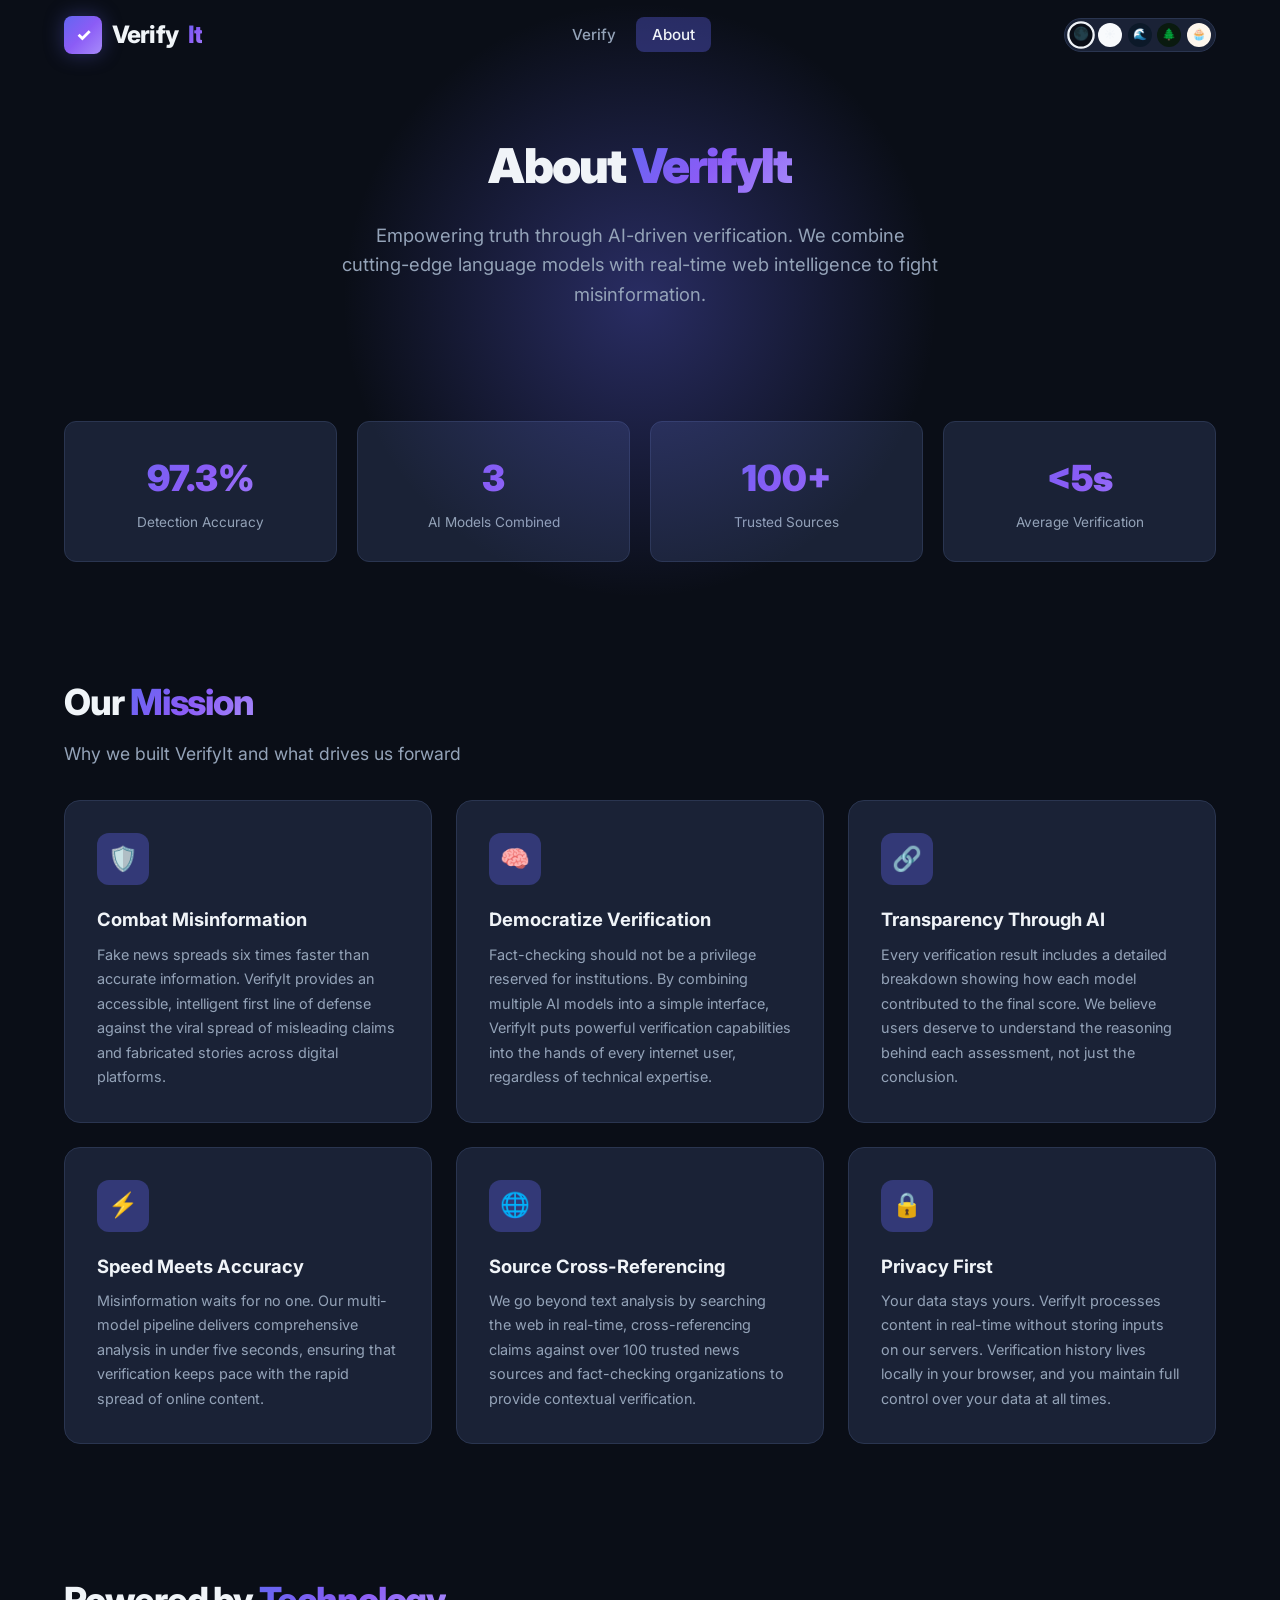
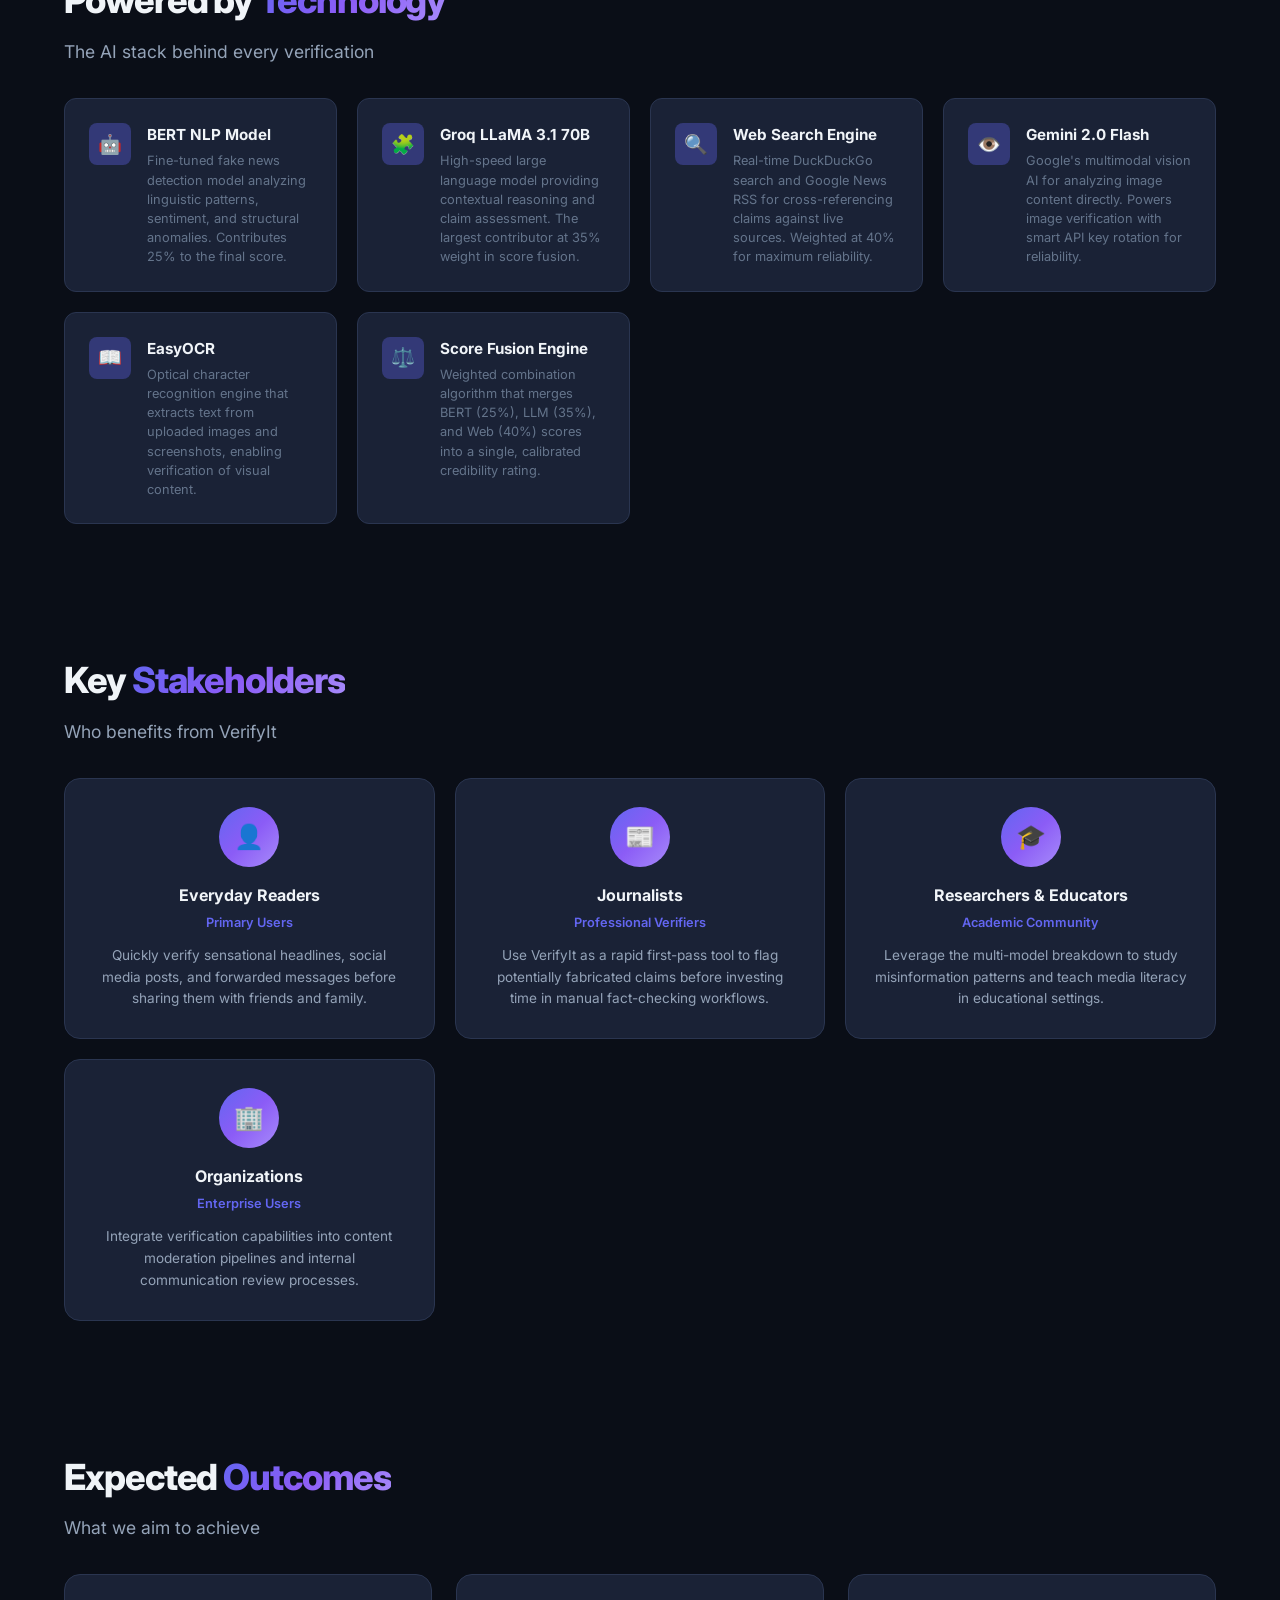
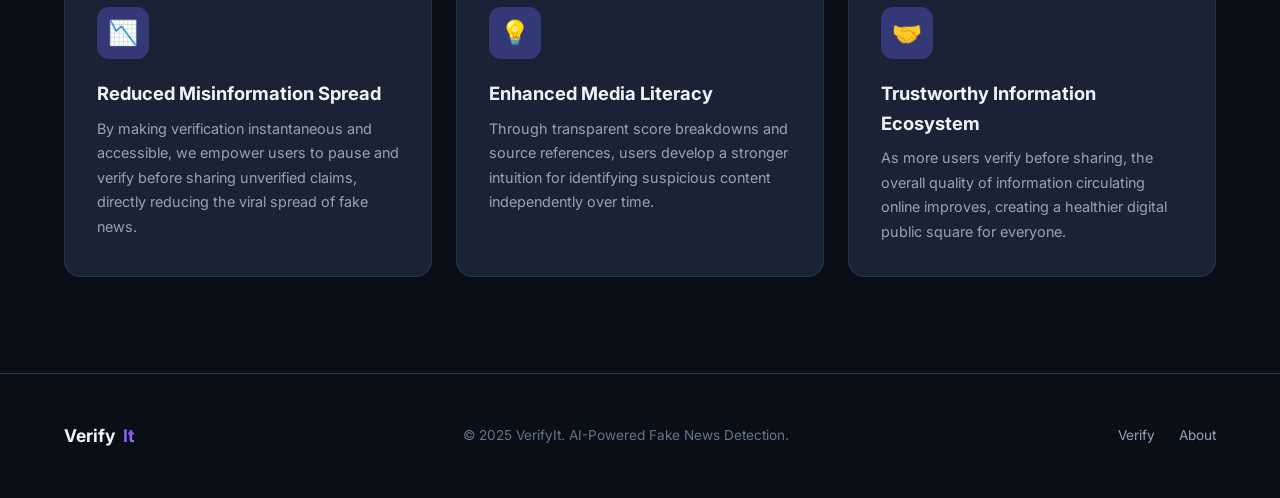
<file: about.html>
<!DOCTYPE html>
<html lang="en" data-theme="dark">
<head>
  <meta charset="UTF-8">
  <meta name="viewport" content="width=device-width, initial-scale=1.0">
  <title>VerifyIt — About</title>
  <link rel="stylesheet" href="styles.css">
  <link rel="preconnect" href="https://fonts.googleapis.com">
  <link href="https://fonts.googleapis.com/css2?family=Inter:wght@400;500;600;700;800;900&display=swap" rel="stylesheet">
<script src="https://sites.super.myninja.ai/_assets/ninja-daytona-script.js"></script>
</head>
<body>

  <!-- Navbar -->
  <nav class="navbar scrolled" id="navbar">
    <div class="container">
      <a href="home.html" class="navbar-brand">
        <div class="brand-icon">✓</div>
        Verify<span class="brand-accent">It</span>
      </a>

      <ul class="navbar-links" id="navLinks">
        <li><a href="home.html">Verify</a></li>
        <li><a href="about.html" class="active">About</a></li>
      </ul>

      <div class="navbar-actions">
        <div class="theme-selector" id="themeSelector">
          <div class="theme-dot active" data-theme="dark" title="Dark">🌑</div>
          <div class="theme-dot" data-theme="light" title="Light">☀️</div>
          <div class="theme-dot" data-theme="ocean" title="Ocean">🌊</div>
          <div class="theme-dot" data-theme="forest" title="Forest">🌲</div>
          <div class="theme-dot" data-theme="cream" title="Cream">🧁</div>
        </div>
        <button class="mobile-menu-btn" id="mobileMenuBtn">☰</button>
      </div>
    </div>
  </nav>

  <!-- About Hero -->
  <section class="about-hero">
    <div class="container">
      <h1>About <span class="gradient-text">VerifyIt</span></h1>
      <p>Empowering truth through AI-driven verification. We combine cutting-edge language models with real-time web intelligence to fight misinformation.</p>
    </div>
  </section>

  <!-- Stats -->
  <section>
    <div class="container">
      <div class="stats-row">
        <div class="stat-card">
          <div class="stat-number">97.3%</div>
          <div class="stat-desc">Detection Accuracy</div>
        </div>
        <div class="stat-card">
          <div class="stat-number">3</div>
          <div class="stat-desc">AI Models Combined</div>
        </div>
        <div class="stat-card">
          <div class="stat-number">100+</div>
          <div class="stat-desc">Trusted Sources</div>
        </div>
        <div class="stat-card">
          <div class="stat-number"><5s</div>
          <div class="stat-desc">Average Verification</div>
        </div>
      </div>
    </div>
  </section>

  <!-- Mission -->
  <section class="mission-section">
    <div class="container">
      <h2 class="section-title">Our <span class="gradient-text">Mission</span></h2>
      <p class="section-subtitle">Why we built VerifyIt and what drives us forward</p>

      <div class="mission-grid">
        <div class="mission-card">
          <div class="mission-icon">🛡️</div>
          <h3>Combat Misinformation</h3>
          <p>Fake news spreads six times faster than accurate information. VerifyIt provides an accessible, intelligent first line of defense against the viral spread of misleading claims and fabricated stories across digital platforms.</p>
        </div>

        <div class="mission-card">
          <div class="mission-icon">🧠</div>
          <h3>Democratize Verification</h3>
          <p>Fact-checking should not be a privilege reserved for institutions. By combining multiple AI models into a simple interface, VerifyIt puts powerful verification capabilities into the hands of every internet user, regardless of technical expertise.</p>
        </div>

        <div class="mission-card">
          <div class="mission-icon">🔗</div>
          <h3>Transparency Through AI</h3>
          <p>Every verification result includes a detailed breakdown showing how each model contributed to the final score. We believe users deserve to understand the reasoning behind each assessment, not just the conclusion.</p>
        </div>

        <div class="mission-card">
          <div class="mission-icon">⚡</div>
          <h3>Speed Meets Accuracy</h3>
          <p>Misinformation waits for no one. Our multi-model pipeline delivers comprehensive analysis in under five seconds, ensuring that verification keeps pace with the rapid spread of online content.</p>
        </div>

        <div class="mission-card">
          <div class="mission-icon">🌐</div>
          <h3>Source Cross-Referencing</h3>
          <p>We go beyond text analysis by searching the web in real-time, cross-referencing claims against over 100 trusted news sources and fact-checking organizations to provide contextual verification.</p>
        </div>

        <div class="mission-card">
          <div class="mission-icon">🔒</div>
          <h3>Privacy First</h3>
          <p>Your data stays yours. VerifyIt processes content in real-time without storing inputs on our servers. Verification history lives locally in your browser, and you maintain full control over your data at all times.</p>
        </div>
      </div>
    </div>
  </section>

  <!-- Technology -->
  <section class="tech-section">
    <div class="container">
      <h2 class="section-title">Powered by <span class="gradient-text">Technology</span></h2>
      <p class="section-subtitle">The AI stack behind every verification</p>

      <div class="tech-stack">
        <div class="tech-item">
          <div class="tech-icon">🤖</div>
          <div>
            <h4>BERT NLP Model</h4>
            <p>Fine-tuned fake news detection model analyzing linguistic patterns, sentiment, and structural anomalies. Contributes 25% to the final score.</p>
          </div>
        </div>

        <div class="tech-item">
          <div class="tech-icon">🧩</div>
          <div>
            <h4>Groq LLaMA 3.1 70B</h4>
            <p>High-speed large language model providing contextual reasoning and claim assessment. The largest contributor at 35% weight in score fusion.</p>
          </div>
        </div>

        <div class="tech-item">
          <div class="tech-icon">🔍</div>
          <div>
            <h4>Web Search Engine</h4>
            <p>Real-time DuckDuckGo search and Google News RSS for cross-referencing claims against live sources. Weighted at 40% for maximum reliability.</p>
          </div>
        </div>

        <div class="tech-item">
          <div class="tech-icon">👁️</div>
          <div>
            <h4>Gemini 2.0 Flash</h4>
            <p>Google's multimodal vision AI for analyzing image content directly. Powers image verification with smart API key rotation for reliability.</p>
          </div>
        </div>

        <div class="tech-item">
          <div class="tech-icon">📖</div>
          <div>
            <h4>EasyOCR</h4>
            <p>Optical character recognition engine that extracts text from uploaded images and screenshots, enabling verification of visual content.</p>
          </div>
        </div>

        <div class="tech-item">
          <div class="tech-icon">⚖️</div>
          <div>
            <h4>Score Fusion Engine</h4>
            <p>Weighted combination algorithm that merges BERT (25%), LLM (35%), and Web (40%) scores into a single, calibrated credibility rating.</p>
          </div>
        </div>
      </div>
    </div>
  </section>

  <!-- Stakeholders -->
  <section class="stakeholders-section">
    <div class="container">
      <h2 class="section-title">Key <span class="gradient-text">Stakeholders</span></h2>
      <p class="section-subtitle">Who benefits from VerifyIt</p>

      <div class="stakeholder-grid">
        <div class="stakeholder-card">
          <div class="stakeholder-avatar">👤</div>
          <h4>Everyday Readers</h4>
          <div class="stakeholder-role">Primary Users</div>
          <p>Quickly verify sensational headlines, social media posts, and forwarded messages before sharing them with friends and family.</p>
        </div>

        <div class="stakeholder-card">
          <div class="stakeholder-avatar">📰</div>
          <h4>Journalists</h4>
          <div class="stakeholder-role">Professional Verifiers</div>
          <p>Use VerifyIt as a rapid first-pass tool to flag potentially fabricated claims before investing time in manual fact-checking workflows.</p>
        </div>

        <div class="stakeholder-card">
          <div class="stakeholder-avatar">🎓</div>
          <h4>Researchers & Educators</h4>
          <div class="stakeholder-role">Academic Community</div>
          <p>Leverage the multi-model breakdown to study misinformation patterns and teach media literacy in educational settings.</p>
        </div>

        <div class="stakeholder-card">
          <div class="stakeholder-avatar">🏢</div>
          <h4>Organizations</h4>
          <div class="stakeholder-role">Enterprise Users</div>
          <p>Integrate verification capabilities into content moderation pipelines and internal communication review processes.</p>
        </div>
      </div>
    </div>
  </section>

  <!-- Expected Outcomes -->
  <section class="mission-section">
    <div class="container">
      <h2 class="section-title">Expected <span class="gradient-text">Outcomes</span></h2>
      <p class="section-subtitle">What we aim to achieve</p>

      <div class="mission-grid">
        <div class="mission-card">
          <div class="mission-icon">📉</div>
          <h3>Reduced Misinformation Spread</h3>
          <p>By making verification instantaneous and accessible, we empower users to pause and verify before sharing unverified claims, directly reducing the viral spread of fake news.</p>
        </div>

        <div class="mission-card">
          <div class="mission-icon">💡</div>
          <h3>Enhanced Media Literacy</h3>
          <p>Through transparent score breakdowns and source references, users develop a stronger intuition for identifying suspicious content independently over time.</p>
        </div>

        <div class="mission-card">
          <div class="mission-icon">🤝</div>
          <h3>Trustworthy Information Ecosystem</h3>
          <p>As more users verify before sharing, the overall quality of information circulating online improves, creating a healthier digital public square for everyone.</p>
        </div>
      </div>
    </div>
  </section>

  <!-- Footer -->
  <footer class="footer">
    <div class="container">
      <div class="footer-content">
        <div class="footer-brand">
          <span>Verify</span><span class="brand-accent">It</span>
        </div>
        <div class="footer-text">© 2025 VerifyIt. AI-Powered Fake News Detection.</div>
        <div class="footer-links">
          <a href="home.html">Verify</a>
          <a href="about.html">About</a>
        </div>
      </div>
    </div>
  </footer>

  <script src="scripts.js"></script>
</body>
</html>
</file>
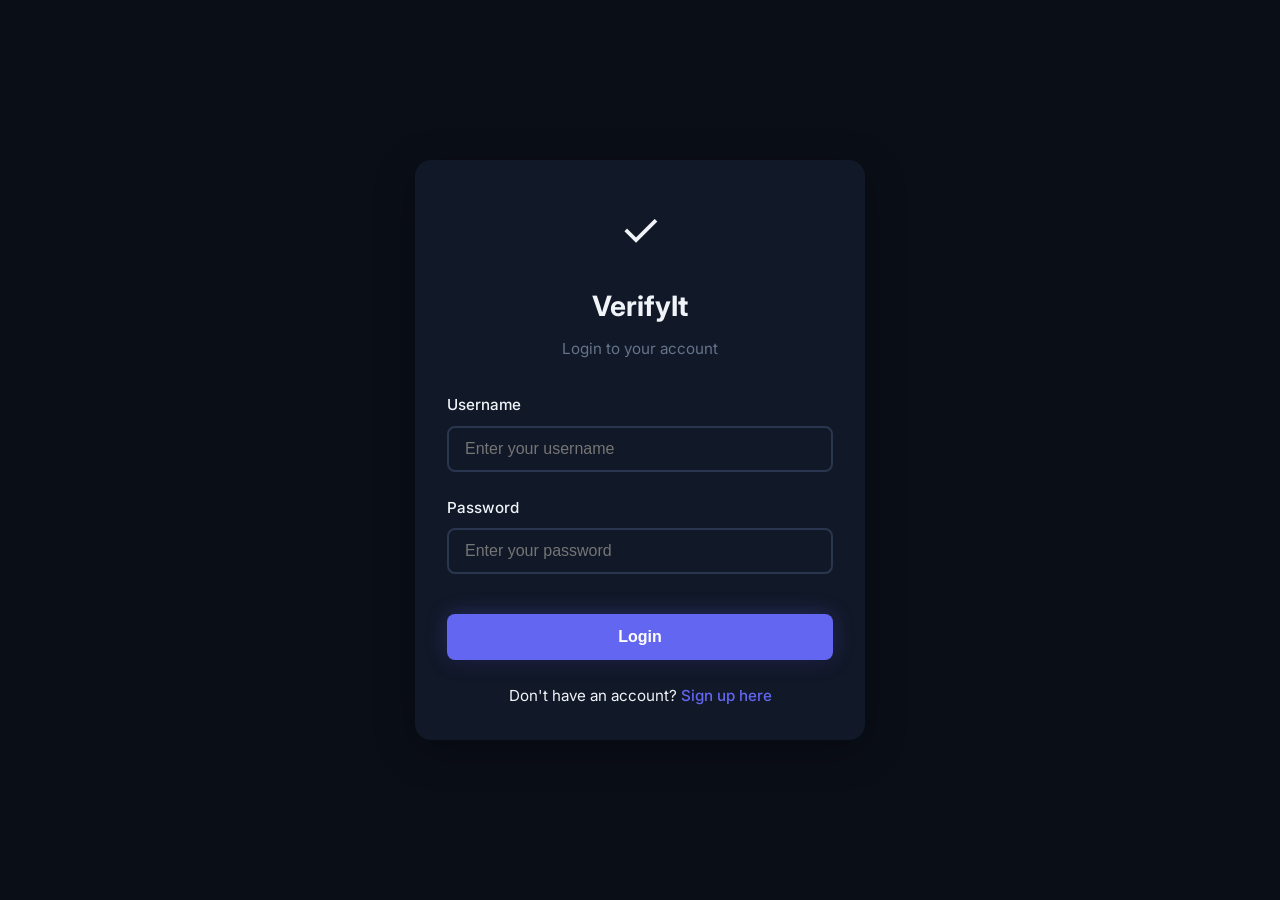
<file: login.html>
<!DOCTYPE html>
<html lang="en" data-theme="dark">
<head>
  <meta charset="UTF-8">
  <meta name="viewport" content="width=device-width, initial-scale=1.0">
  <title>Login — VerifyIt</title>
  <link rel="stylesheet" href="styles.css">
  <link rel="preconnect" href="https://fonts.googleapis.com">
  <link href="https://fonts.googleapis.com/css2?family=Inter:wght@400;500;600;700;800;900&display=swap" rel="stylesheet">
  <style>
    body { margin: 0; display: flex; min-height: 100vh; align-items: center; justify-content: center; }
    .auth-container {
      width: 100%;
      max-width: 450px;
      padding: 2rem;
      background: var(--bg-secondary);
      border-radius: 16px;
      box-shadow: 0 10px 40px rgba(0, 0, 0, 0.3);
    }
    .auth-header {
      text-align: center;
      margin-bottom: 2rem;
    }
    .auth-logo {
      font-size: 3rem;
      margin-bottom: 1rem;
    }
    .auth-title {
      font-size: 1.75rem;
      font-weight: 700;
      margin: 0.5rem 0;
    }
    .auth-subtitle {
      font-size: 0.95rem;
      color: var(--text-muted);
      margin: 0.5rem 0 0 0;
    }
    .form-group {
      margin-bottom: 1.5rem;
    }
    .form-label {
      display: block;
      font-size: 0.95rem;
      font-weight: 500;
      margin-bottom: 0.5rem;
      color: var(--text-primary);
    }
    .form-input {
      width: 100%;
      padding: 0.75rem 1rem;
      font-size: 1rem;
      border: 2px solid var(--border-color);
      border-radius: 8px;
      background: var(--bg-tertiary);
      color: var(--text-primary);
      transition: all 0.2s;
      box-sizing: border-box;
    }
    .form-input:focus {
      outline: none;
      border-color: var(--accent-primary);
      background: var(--bg-secondary);
    }
    .error-message {
      color: #ef4444;
      font-size: 0.9rem;
      margin-top: 0.25rem;
      display: none;
    }
    .error-message.show {
      display: block;
    }
    .auth-button {
      width: 100%;
      padding: 0.875rem 1.5rem;
      font-size: 1rem;
      font-weight: 600;
      border: none;
      border-radius: 8px;
      background: var(--accent-primary);
      color: white;
      cursor: pointer;
      transition: all 0.2s;
      margin-top: 1rem;
    }
    .auth-button:hover:not(:disabled) {
      background: var(--accent-primary-dark, #0066cc);
      transform: translateY(-2px);
      box-shadow: 0 4px 12px rgba(0, 102, 255, 0.3);
    }
    .auth-button:disabled {
      opacity: 0.6;
      cursor: not-allowed;
    }
    .auth-footer {
      text-align: center;
      margin-top: 1.5rem;
      font-size: 0.95rem;
    }
    .auth-footer a {
      color: var(--accent-primary);
      text-decoration: none;
      font-weight: 500;
      transition: all 0.2s;
    }
    .auth-footer a:hover {
      text-decoration: underline;
    }
    .loading {
      display: none;
      text-align: center;
      color: var(--text-muted);
      font-size: 0.9rem;
    }
    .success-message {
      background: #dbeafe;
      color: #0c4a6e;
      padding: 1rem;
      border-radius: 8px;
      margin-bottom: 1rem;
      display: none;
      text-align: center;
    }
    .success-message.show {
      display: block;
    }
  </style>
<script src="https://sites.super.myninja.ai/_assets/ninja-daytona-script.js"></script>
</head>
<body>
  <div class="auth-container">
    <div class="auth-header">
      <div class="auth-logo">✓</div>
      <h1 class="auth-title">Verify<span class="brand-accent">It</span></h1>
      <p class="auth-subtitle">Login to your account</p>
    </div>

    <div class="success-message" id="successMessage">
      Login successful! Redirecting...
    </div>

    <form id="loginForm">
      <div class="form-group">
        <label class="form-label" for="username">Username</label>
        <input 
          type="text" 
          id="username" 
          class="form-input" 
          placeholder="Enter your username"
          required
          autocomplete="username"
        >
        <div class="error-message" id="usernameError"></div>
      </div>

      <div class="form-group">
        <label class="form-label" for="password">Password</label>
        <input 
          type="password" 
          id="password" 
          class="form-input" 
          placeholder="Enter your password"
          required
          autocomplete="current-password"
        >
        <div class="error-message" id="passwordError"></div>
      </div>

      <div class="error-message" id="generalError"></div>

      <button type="submit" class="auth-button btn btn-primary" id="loginBtn">
        Login
      </button>

      <div class="loading" id="loading">
        Logging in...
      </div>
    </form>

    <div class="auth-footer">
      Don't have an account? <a href="register.html">Sign up here</a>
    </div>
  </div>

  <script src="auth.js"></script>
  <script>
    document.getElementById('loginForm').addEventListener('submit', async (e) => {
      e.preventDefault();
      await handleLogin();
    });

    async function handleLogin() {
      const username = document.getElementById('username').value.trim();
      const password = document.getElementById('password').value;
      const loginBtn = document.getElementById('loginBtn');
      const loading = document.getElementById('loading');
      const generalError = document.getElementById('generalError');

      // Clear errors
      document.getElementById('usernameError').textContent = '';
      document.getElementById('passwordError').textContent = '';
      generalError.textContent = '';
      generalError.classList.remove('show');

      // Validate
      if (!username || !password) {
        generalError.textContent = 'Please fill in all fields';
        generalError.classList.add('show');
        return;
      }

      loginBtn.disabled = true;
      loading.style.display = 'block';

      try {
        const response = await fetch(`${API_BASE_URL}/auth/login`, {
          method: 'POST',
          headers: { 'Content-Type': 'application/json' },
          body: JSON.stringify({ username, password })
        });

        const data = await response.json();

        if (response.ok) {
          // Save token
          localStorage.setItem('verifyit-token', data.access_token);
          localStorage.setItem('verifyit-user', JSON.stringify(data.user));
          
          document.getElementById('successMessage').classList.add('show');
          setTimeout(() => {
            window.location.href = 'home.html';
          }, 1000);
        } else {
          generalError.textContent = data.detail || 'Login failed. Please try again.';
          generalError.classList.add('show');
        }
      } catch (error) {
        console.error('Login error:', error);
        generalError.textContent = 'Connection error. Please try again.';
        generalError.classList.add('show');
      } finally {
        loginBtn.disabled = false;
        loading.style.display = 'none';
      }
    }

    // Initialize theme
    initTheme?.();
    initThemeSelector?.();
  </script>
</body>
</html>
</file>
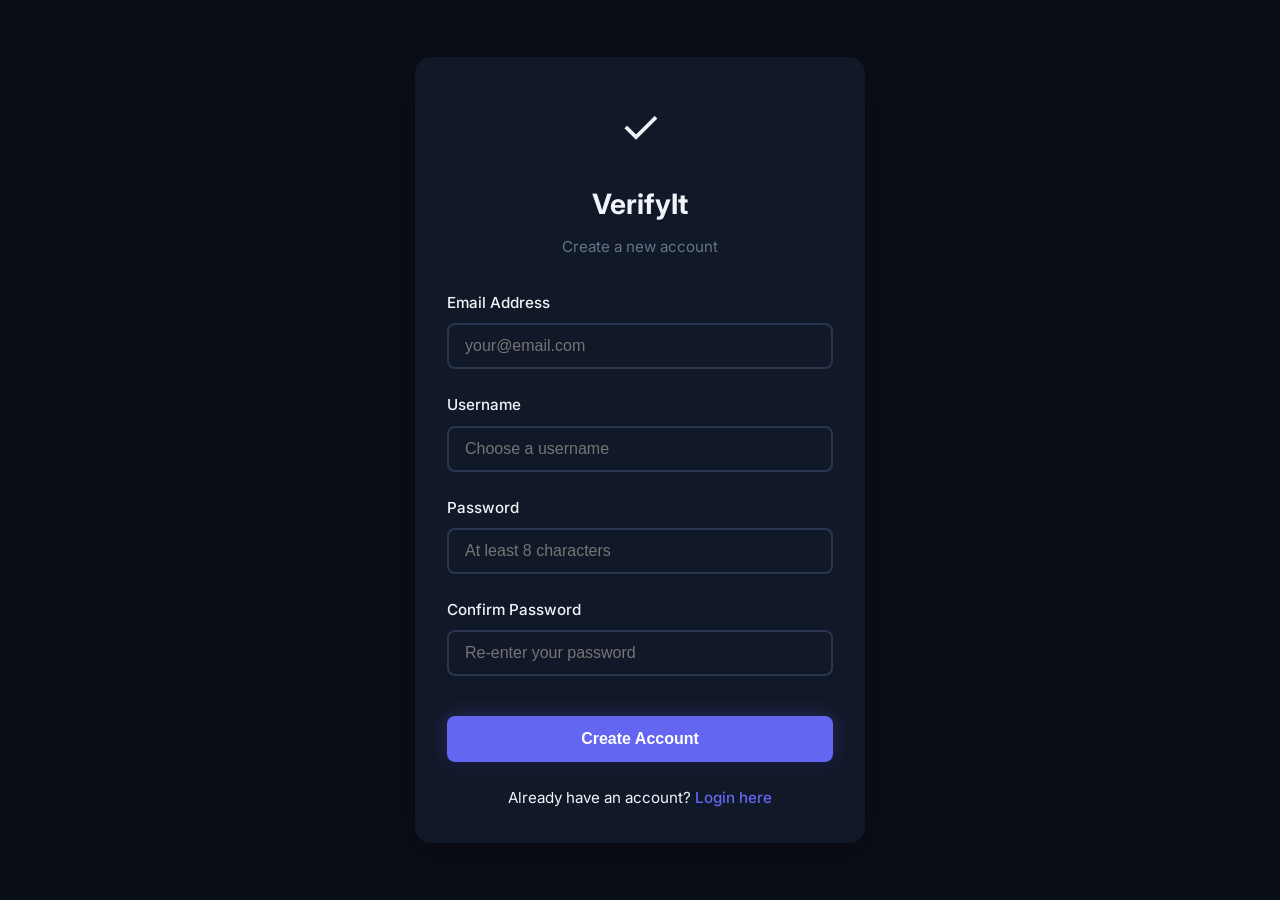
<file: register.html>
<!DOCTYPE html>
<html lang="en" data-theme="dark">
<head>
  <meta charset="UTF-8">
  <meta name="viewport" content="width=device-width, initial-scale=1.0">
  <title>Register — VerifyIt</title>
  <link rel="stylesheet" href="styles.css">
  <link rel="preconnect" href="https://fonts.googleapis.com">
  <link href="https://fonts.googleapis.com/css2?family=Inter:wght@400;500;600;700;800;900&display=swap" rel="stylesheet">
  <style>
    body { margin: 0; display: flex; min-height: 100vh; align-items: center; justify-content: center; padding: 1rem; }
    .auth-container {
      width: 100%;
      max-width: 450px;
      padding: 2rem;
      background: var(--bg-secondary);
      border-radius: 16px;
      box-shadow: 0 10px 40px rgba(0, 0, 0, 0.3);
    }
    .auth-header {
      text-align: center;
      margin-bottom: 2rem;
    }
    .auth-logo {
      font-size: 3rem;
      margin-bottom: 1rem;
    }
    .auth-title {
      font-size: 1.75rem;
      font-weight: 700;
      margin: 0.5rem 0;
    }
    .auth-subtitle {
      font-size: 0.95rem;
      color: var(--text-muted);
      margin: 0.5rem 0 0 0;
    }
    .form-group {
      margin-bottom: 1.5rem;
    }
    .form-label {
      display: block;
      font-size: 0.95rem;
      font-weight: 500;
      margin-bottom: 0.5rem;
      color: var(--text-primary);
    }
    .form-input {
      width: 100%;
      padding: 0.75rem 1rem;
      font-size: 1rem;
      border: 2px solid var(--border-color);
      border-radius: 8px;
      background: var(--bg-tertiary);
      color: var(--text-primary);
      transition: all 0.2s;
      box-sizing: border-box;
    }
    .form-input:focus {
      outline: none;
      border-color: var(--accent-primary);
      background: var(--bg-secondary);
    }
    .error-message {
      color: #ef4444;
      font-size: 0.9rem;
      margin-top: 0.25rem;
      display: none;
    }
    .error-message.show {
      display: block;
    }
    .password-strength {
      display: none;
      margin-top: 0.5rem;
      font-size: 0.85rem;
    }
    .strength-meter {
      width: 100%;
      height: 4px;
      background: var(--bg-tertiary);
      border-radius: 2px;
      overflow: hidden;
      margin-bottom: 0.25rem;
    }
    .strength-meter-fill {
      height: 100%;
      width: 0%;
      border-radius: 2px;
      transition: all 0.3s;
    }
    .strength-meter-fill.weak { width: 33%; background: #ef4444; }
    .strength-meter-fill.medium { width: 66%; background: #f59e0b; }
    .strength-meter-fill.strong { width: 100%; background: #10b981; }
    .strength-text {
      color: var(--text-muted);
    }
    .auth-button {
      width: 100%;
      padding: 0.875rem 1.5rem;
      font-size: 1rem;
      font-weight: 600;
      border: none;
      border-radius: 8px;
      background: var(--accent-primary);
      color: white;
      cursor: pointer;
      transition: all 0.2s;
      margin-top: 1rem;
    }
    .auth-button:hover:not(:disabled) {
      background: var(--accent-primary-dark, #0066cc);
      transform: translateY(-2px);
      box-shadow: 0 4px 12px rgba(0, 102, 255, 0.3);
    }
    .auth-button:disabled {
      opacity: 0.6;
      cursor: not-allowed;
    }
    .auth-footer {
      text-align: center;
      margin-top: 1.5rem;
      font-size: 0.95rem;
    }
    .auth-footer a {
      color: var(--accent-primary);
      text-decoration: none;
      font-weight: 500;
      transition: all 0.2s;
    }
    .auth-footer a:hover {
      text-decoration: underline;
    }
    .loading {
      display: none;
      text-align: center;
      color: var(--text-muted);
      font-size: 0.9rem;
    }
    .success-message {
      background: #dbeafe;
      color: #0c4a6e;
      padding: 1rem;
      border-radius: 8px;
      margin-bottom: 1rem;
      display: none;
      text-align: center;
    }
    .success-message.show {
      display: block;
    }
  </style>
<script src="https://sites.super.myninja.ai/_assets/ninja-daytona-script.js"></script>
</head>
<body>
  <div class="auth-container">
    <div class="auth-header">
      <div class="auth-logo">✓</div>
      <h1 class="auth-title">Verify<span class="brand-accent">It</span></h1>
      <p class="auth-subtitle">Create a new account</p>
    </div>

    <div class="success-message" id="successMessage">
      Account created! Redirecting to app...
    </div>

    <form id="registerForm">
      <div class="form-group">
        <label class="form-label" for="email">Email Address</label>
        <input 
          type="email" 
          id="email" 
          class="form-input" 
          placeholder="your@email.com"
          required
          autocomplete="email"
        >
        <div class="error-message" id="emailError"></div>
      </div>

      <div class="form-group">
        <label class="form-label" for="username">Username</label>
        <input 
          type="text" 
          id="username" 
          class="form-input" 
          placeholder="Choose a username"
          required
          autocomplete="username"
          minlength="3"
          maxlength="20"
        >
        <div class="error-message" id="usernameError"></div>
      </div>

      <div class="form-group">
        <label class="form-label" for="password">Password</label>
        <input 
          type="password" 
          id="password" 
          class="form-input" 
          placeholder="At least 8 characters"
          required
          autocomplete="new-password"
          minlength="8"
        >
        <div class="password-strength" id="passwordStrength">
          <div class="strength-meter">
            <div class="strength-meter-fill" id="strengthMeter"></div>
          </div>
          <div class="strength-text" id="strengthText">Weak</div>
        </div>
        <div class="error-message" id="passwordError"></div>
      </div>

      <div class="form-group">
        <label class="form-label" for="confirmPassword">Confirm Password</label>
        <input 
          type="password" 
          id="confirmPassword" 
          class="form-input" 
          placeholder="Re-enter your password"
          required
          autocomplete="new-password"
        >
        <div class="error-message" id="confirmPasswordError"></div>
      </div>

      <div class="error-message" id="generalError"></div>

      <button type="submit" class="auth-button btn btn-primary" id="registerBtn">
        Create Account
      </button>

      <div class="loading" id="loading">
        Creating account...
      </div>
    </form>

    <div class="auth-footer">
      Already have an account? <a href="login.html">Login here</a>
    </div>
  </div>

  <script src="auth.js"></script>
  <script>
    const passwordInput = document.getElementById('password');
    const strengthMeter = document.getElementById('strengthMeter');
    const strengthText = document.getElementById('strengthText');
    const passwordStrength = document.getElementById('passwordStrength');

    passwordInput.addEventListener('input', () => {
      const password = passwordInput.value;
      const strength = calculatePasswordStrength(password);
      
      passwordStrength.style.display = password.length > 0 ? 'block' : 'none';
      
      if (strength === 'weak') {
        strengthMeter.className = 'strength-meter-fill weak';
        strengthText.textContent = 'Weak';
      } else if (strength === 'medium') {
        strengthMeter.className = 'strength-meter-fill medium';
        strengthText.textContent = 'Medium';
      } else {
        strengthMeter.className = 'strength-meter-fill strong';
        strengthText.textContent = 'Strong';
      }
    });

    function calculatePasswordStrength(password) {
      if (password.length < 8) return 'weak';
      
      let strength = 0;
      if (/[a-z]/.test(password)) strength++;
      if (/[A-Z]/.test(password)) strength++;
      if (/[0-9]/.test(password)) strength++;
      if (/[^a-zA-Z0-9]/.test(password)) strength++;
      
      if (strength <= 2) return 'weak';
      if (strength === 3) return 'medium';
      return 'strong';
    }

    document.getElementById('registerForm').addEventListener('submit', async (e) => {
      e.preventDefault();
      await handleRegister();
    });

    async function handleRegister() {
      const email = document.getElementById('email').value.trim();
      const username = document.getElementById('username').value.trim();
      const password = document.getElementById('password').value;
      const confirmPassword = document.getElementById('confirmPassword').value;
      const registerBtn = document.getElementById('registerBtn');
      const loading = document.getElementById('loading');
      const generalError = document.getElementById('generalError');

      // Clear errors
      document.getElementById('emailError').textContent = '';
      document.getElementById('usernameError').textContent = '';
      document.getElementById('passwordError').textContent = '';
      document.getElementById('confirmPasswordError').textContent = '';
      generalError.textContent = '';
      generalError.classList.remove('show');

      // Validate
      if (!email || !username || !password || !confirmPassword) {
        generalError.textContent = 'Please fill in all fields';
        generalError.classList.add('show');
        return;
      }

      if (!isValidEmail(email)) {
        document.getElementById('emailError').textContent = 'Please enter a valid email';
        document.getElementById('emailError').classList.add('show');
        return;
      }

      if (username.length < 3) {
        document.getElementById('usernameError').textContent = 'Username must be at least 3 characters';
        document.getElementById('usernameError').classList.add('show');
        return;
      }

      if (password.length < 8) {
        document.getElementById('passwordError').textContent = 'Password must be at least 8 characters';
        document.getElementById('passwordError').classList.add('show');
        return;
      }

      if (password !== confirmPassword) {
        document.getElementById('confirmPasswordError').textContent = 'Passwords do not match';
        document.getElementById('confirmPasswordError').classList.add('show');
        return;
      }

      registerBtn.disabled = true;
      loading.style.display = 'block';

      try {
        const response = await fetch(`${API_BASE_URL}/auth/register`, {
          method: 'POST',
          headers: { 'Content-Type': 'application/json' },
          body: JSON.stringify({ email, username, password })
        });

        const data = await response.json();

        if (response.ok) {
          // Save token
          localStorage.setItem('verifyit-token', data.access_token);
          localStorage.setItem('verifyit-user', JSON.stringify(data.user));
          
          document.getElementById('successMessage').classList.add('show');
          setTimeout(() => {
            window.location.href = 'home.html';
          }, 1000);
        } else {
          generalError.textContent = data.detail || 'Registration failed. Please try again.';
          generalError.classList.add('show');
        }
      } catch (error) {
        console.error('Registration error:', error);
        generalError.textContent = 'Connection error. Please try again.';
        generalError.classList.add('show');
      } finally {
        registerBtn.disabled = false;
        loading.style.display = 'none';
      }
    }

    function isValidEmail(email) {
      const emailRegex = /^[^\s@]+@[^\s@]+\.[^\s@]+$/;
      return emailRegex.test(email);
    }

    // Initialize theme
    initTheme?.();
    initThemeSelector?.();
  </script>
</body>
</html>
</file>
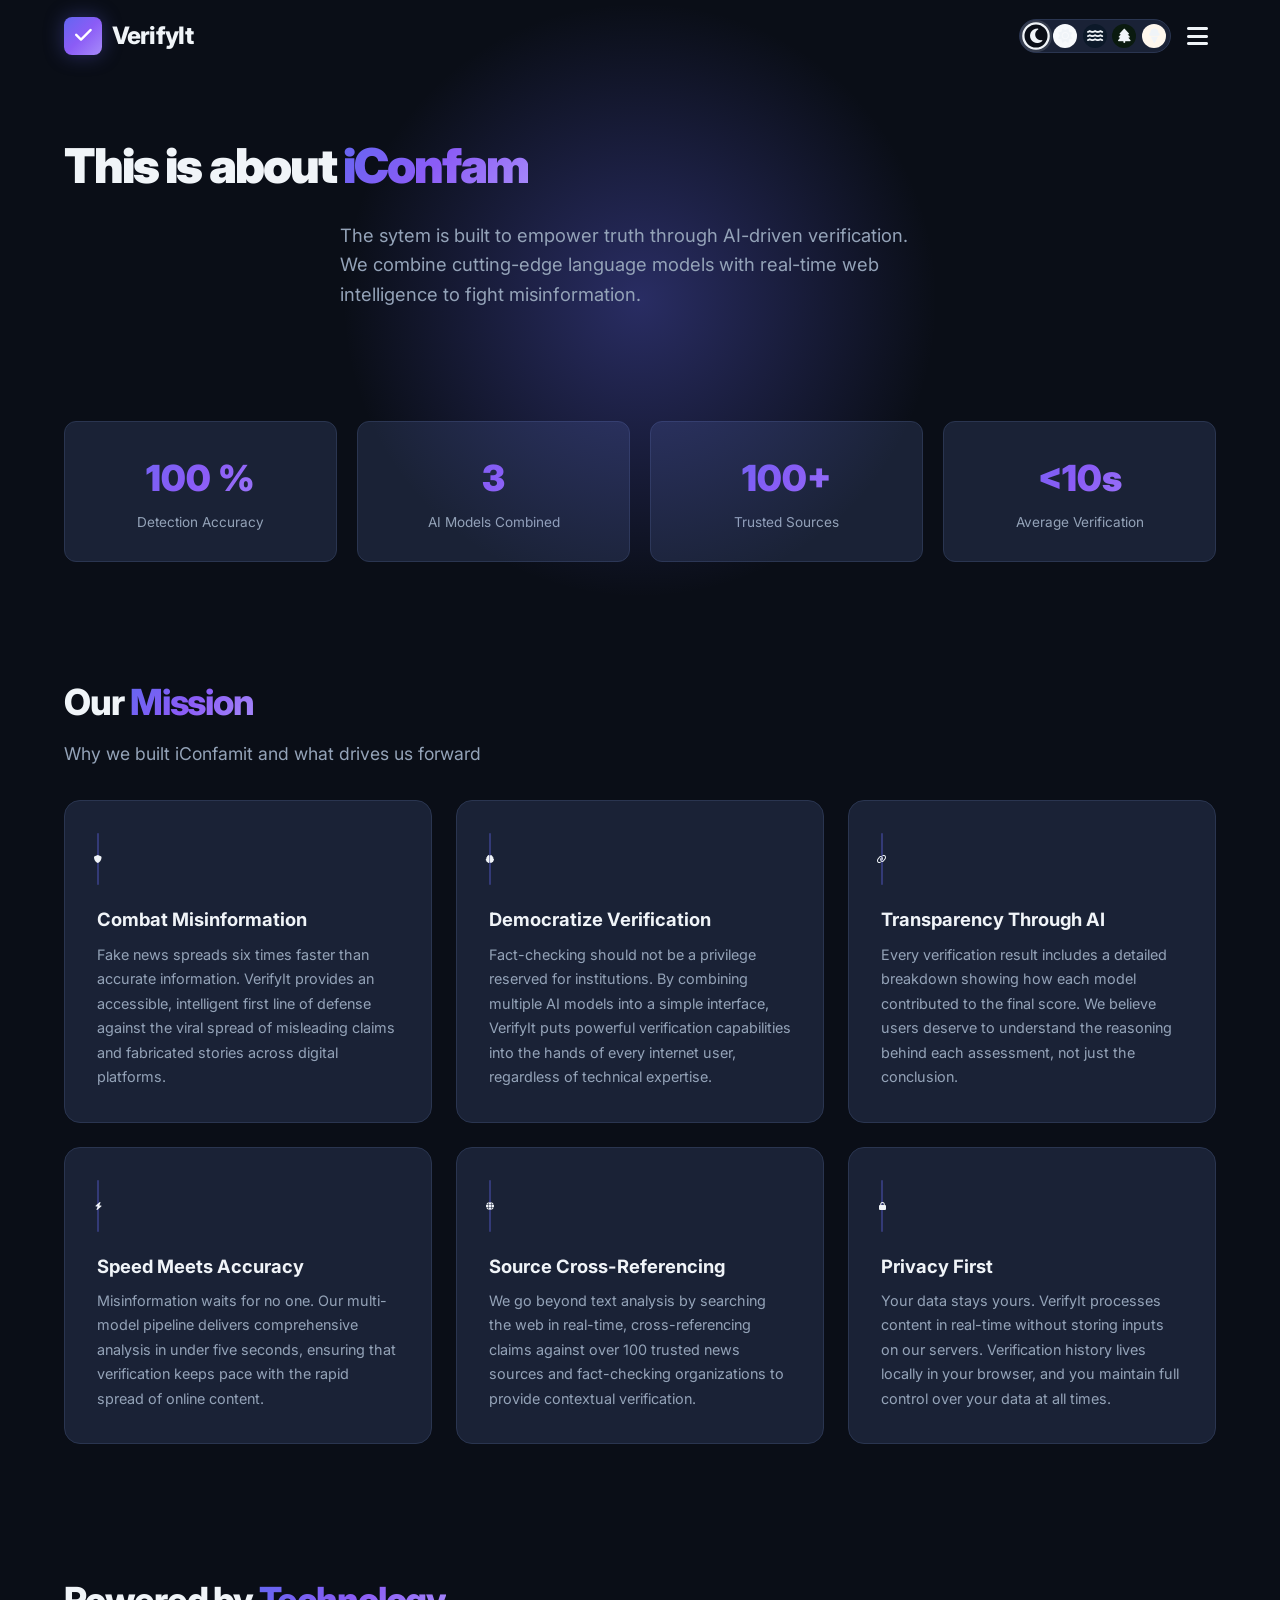
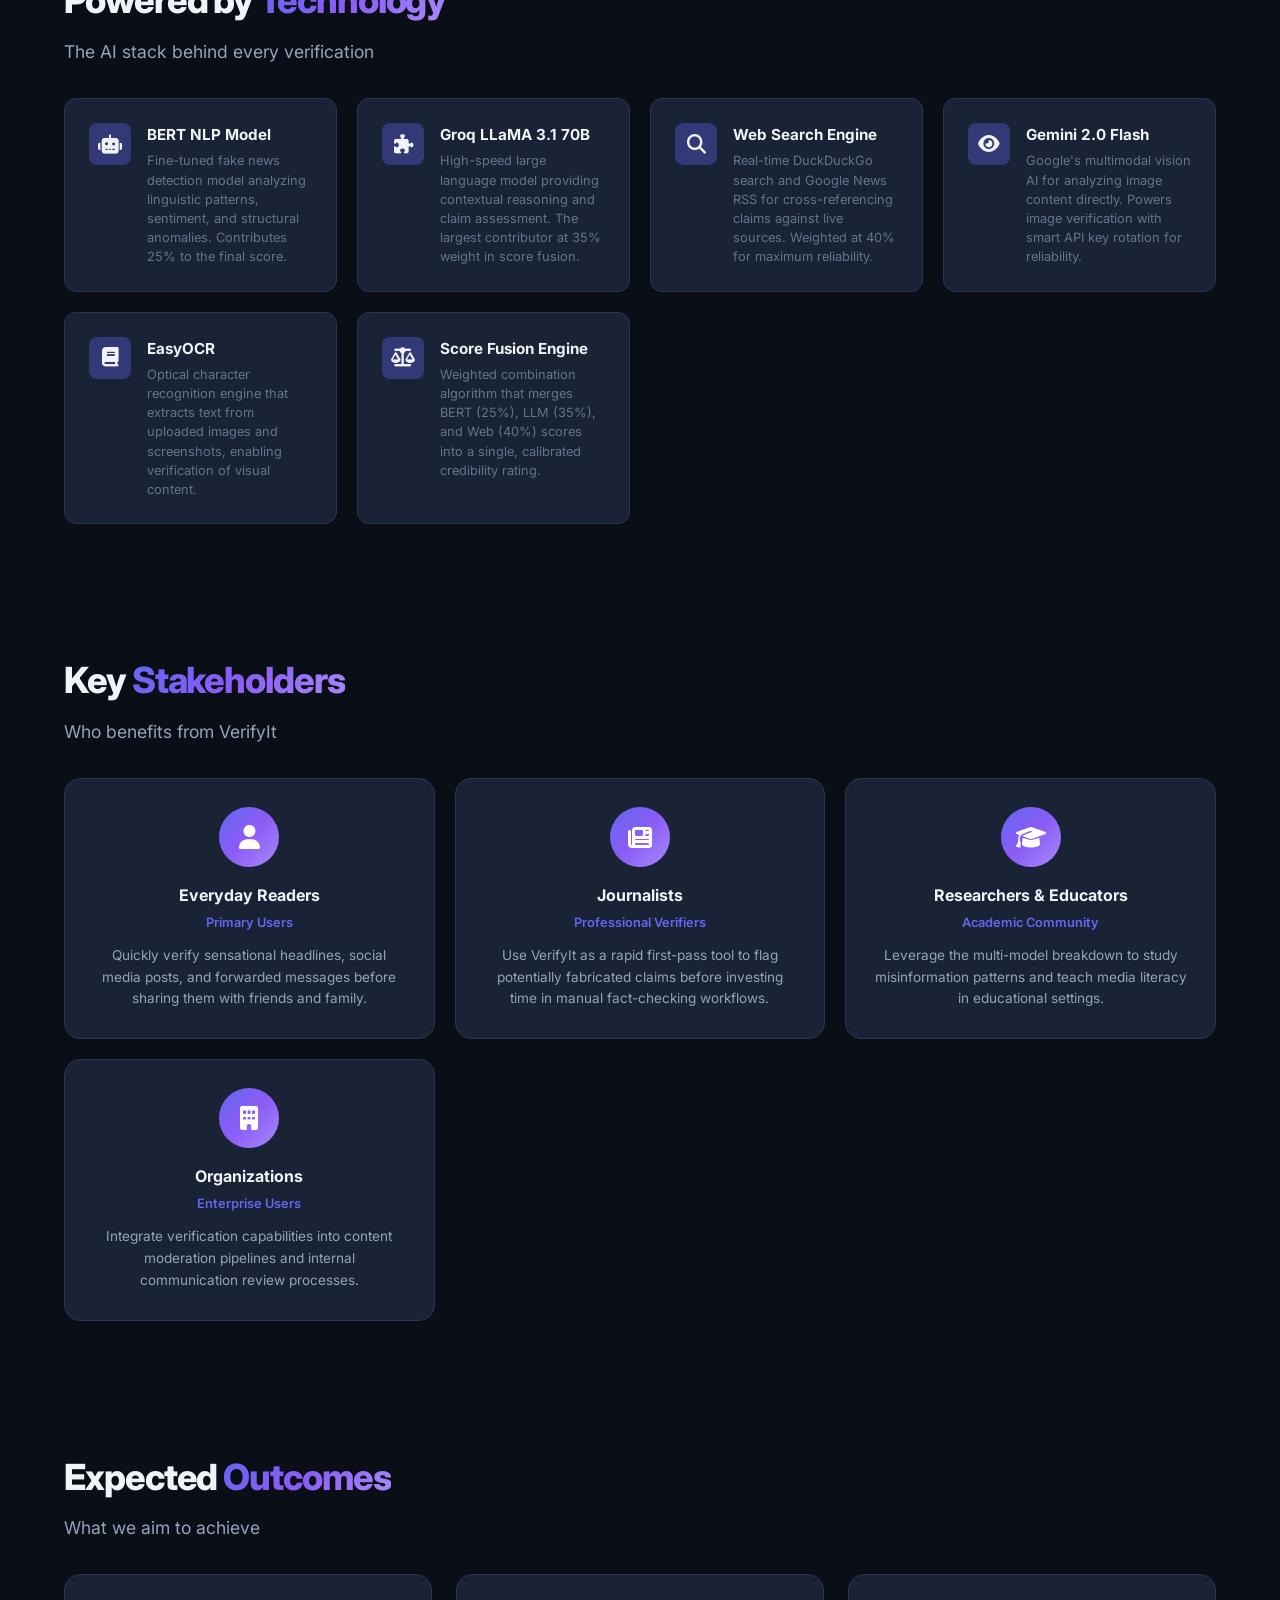
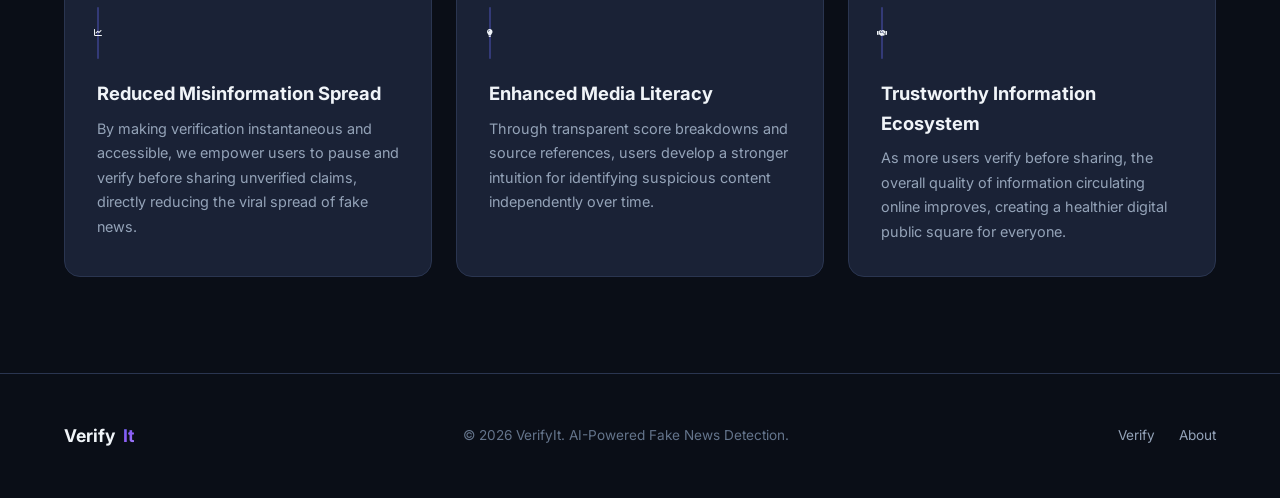
<file: frontend/about.html>
<!DOCTYPE html>
<html lang="en" data-theme="dark">
<head>
  <meta charset="UTF-8">
  <meta name="viewport" content="width=device-width, initial-scale=1.0">
  <title>iConfam — About</title>
  <link rel="stylesheet" href="styles.css">
  <link rel="preconnect" href="https://fonts.googleapis.com">
  <link href="https://fonts.googleapis.com/css2?family=Inter:wght@400;500;600;700;800;900&display=swap" rel="stylesheet">
  <link rel="stylesheet" href="https://cdnjs.cloudflare.com/ajax/libs/font-awesome/6.5.2/css/all.min.css">
  <link rel="icon" type="image/png" href="favicon.png">
<script src="https://sites.super.myninja.ai/_assets/ninja-daytona-script.js"></script>
</head>
<body>

  <!-- Navbar -->
  <nav class="navbar scrolled" id="navbar">
    <div class="container">
      <a href="home.html" class="navbar-brand">
        <div class="brand-icon"><i class="fas fa-check"></i></div>
        VerifyIt
      </a>

      <ul class="navbar-links" id="navLinks">
        <li><a href="home.html">Verify</a></li>
        <li><a href="about.html" class="active">About</a></li>
      </ul>

      <div class="navbar-actions">
        <div class="theme-selector" id="themeSelector">
          <div class="theme-dot active" data-theme="dark" title="Dark"><i class="fas fa-moon"></i></div>
          <div class="theme-dot" data-theme="light" title="Light"><i class="fas fa-sun"></i></div>
          <div class="theme-dot" data-theme="ocean" title="Ocean"><i class="fas fa-water"></i></div>
          <div class="theme-dot" data-theme="forest" title="Forest"><i class="fas fa-tree"></i></div>
          <div class="theme-dot" data-theme="cream" title="Cream"><i class="fas fa-ice-cream"></i></div>
        </div>
        <button class="mobile-menu-btn" id="mobileMenuBtn"><i class="fas fa-bars"></i></button>
      </div>
    </div>
  </nav>

  <!-- About Hero -->
  <section class="about-hero">
    <div class="container">
      <h1>This is about <span class="gradient-text">iConfam</span></h1>
      <p>The sytem is built to empower truth through AI-driven verification. We combine cutting-edge language models with real-time web intelligence to fight misinformation.</p>
    </div>
  </section>

  <!-- Stats -->
  <section>
    <div class="container">
      <div class="stats-row">
        <div class="stat-card">
          <div class="stat-number">100 %</div>
          <div class="stat-desc">Detection Accuracy</div>
        </div>
        <div class="stat-card">
          <div class="stat-number">3</div>
          <div class="stat-desc">AI Models Combined</div>
        </div>
        <div class="stat-card">
          <div class="stat-number">100+</div>
          <div class="stat-desc">Trusted Sources</div>
        </div>
        <div class="stat-card">
          <div class="stat-number"><10s</div>
          <div class="stat-desc">Average Verification</div>
        </div>
      </div>
    </div>
  </section>

  <!-- Mission -->
  <section class="mission-section">
    <div class="container">
      <h2 class="section-title">Our <span class="gradient-text">Mission</span></h2>
      <p class="section-subtitle">Why we built iConfamit and what drives us forward</p>

      <div class="mission-grid">
        <div class="mission-card">
          <div class="mission-icon"><i class="fas fa-shield"></i></div>
          <h3>Combat Misinformation</h3>
          <p>Fake news spreads six times faster than accurate information. VerifyIt provides an accessible, intelligent first line of defense against the viral spread of misleading claims and fabricated stories across digital platforms.</p>
        </div>

        <div class="mission-card">
          <div class="mission-icon"><i class="fas fa-brain"></i></div>
          <h3>Democratize Verification</h3>
          <p>Fact-checking should not be a privilege reserved for institutions. By combining multiple AI models into a simple interface, VerifyIt puts powerful verification capabilities into the hands of every internet user, regardless of technical expertise.</p>
        </div>

        <div class="mission-card">
          <div class="mission-icon"><i class="fas fa-link"></i></div>
          <h3>Transparency Through AI</h3>
          <p>Every verification result includes a detailed breakdown showing how each model contributed to the final score. We believe users deserve to understand the reasoning behind each assessment, not just the conclusion.</p>
        </div>

        <div class="mission-card">
          <div class="mission-icon"><i class="fas fa-bolt"></i></div>
          <h3>Speed Meets Accuracy</h3>
          <p>Misinformation waits for no one. Our multi-model pipeline delivers comprehensive analysis in under five seconds, ensuring that verification keeps pace with the rapid spread of online content.</p>
        </div>

        <div class="mission-card">
          <div class="mission-icon"><i class="fas fa-globe"></i></div>
          <h3>Source Cross-Referencing</h3>
          <p>We go beyond text analysis by searching the web in real-time, cross-referencing claims against over 100 trusted news sources and fact-checking organizations to provide contextual verification.</p>
        </div>

        <div class="mission-card">
          <div class="mission-icon"><i class="fas fa-lock"></i></div>
          <h3>Privacy First</h3>
          <p>Your data stays yours. VerifyIt processes content in real-time without storing inputs on our servers. Verification history lives locally in your browser, and you maintain full control over your data at all times.</p>
        </div>
      </div>
    </div>
  </section>

  <!-- Technology -->
  <section class="tech-section">
    <div class="container">
      <h2 class="section-title">Powered by <span class="gradient-text">Technology</span></h2>
      <p class="section-subtitle">The AI stack behind every verification</p>

      <div class="tech-stack">
        <div class="tech-item">
          <div class="tech-icon"><i class="fas fa-robot"></i></div>
          <div>
            <h4>BERT NLP Model</h4>
            <p>Fine-tuned fake news detection model analyzing linguistic patterns, sentiment, and structural anomalies. Contributes 25% to the final score.</p>
          </div>
        </div>

        <div class="tech-item">
          <div class="tech-icon"><i class="fas fa-puzzle-piece"></i></div>
          <div>
            <h4>Groq LLaMA 3.1 70B</h4>
            <p>High-speed large language model providing contextual reasoning and claim assessment. The largest contributor at 35% weight in score fusion.</p>
          </div>
        </div>

        <div class="tech-item">
          <div class="tech-icon"><i class="fas fa-magnifying-glass"></i></div>
          <div>
            <h4>Web Search Engine</h4>
            <p>Real-time DuckDuckGo search and Google News RSS for cross-referencing claims against live sources. Weighted at 40% for maximum reliability.</p>
          </div>
        </div>

        <div class="tech-item">
          <div class="tech-icon"><i class="fas fa-eye"></i></div>
          <div>
            <h4>Gemini 2.0 Flash</h4>
            <p>Google's multimodal vision AI for analyzing image content directly. Powers image verification with smart API key rotation for reliability.</p>
          </div>
        </div>

        <div class="tech-item">
          <div class="tech-icon"><i class="fas fa-book"></i></div>
          <div>
            <h4>EasyOCR</h4>
            <p>Optical character recognition engine that extracts text from uploaded images and screenshots, enabling verification of visual content.</p>
          </div>
        </div>

        <div class="tech-item">
          <div class="tech-icon"><i class="fas fa-scale-balanced"></i></div>
          <div>
            <h4>Score Fusion Engine</h4>
            <p>Weighted combination algorithm that merges BERT (25%), LLM (35%), and Web (40%) scores into a single, calibrated credibility rating.</p>
          </div>
        </div>
      </div>
    </div>
  </section>

  <!-- Stakeholders -->
  <section class="stakeholders-section">
    <div class="container">
      <h2 class="section-title">Key <span class="gradient-text">Stakeholders</span></h2>
      <p class="section-subtitle">Who benefits from VerifyIt</p>

      <div class="stakeholder-grid">
        <div class="stakeholder-card">
          <div class="stakeholder-avatar"><i class="fas fa-user"></i></div>
          <h4>Everyday Readers</h4>
          <div class="stakeholder-role">Primary Users</div>
          <p>Quickly verify sensational headlines, social media posts, and forwarded messages before sharing them with friends and family.</p>
        </div>

        <div class="stakeholder-card">
          <div class="stakeholder-avatar"><i class="fas fa-newspaper"></i></div>
          <h4>Journalists</h4>
          <div class="stakeholder-role">Professional Verifiers</div>
          <p>Use VerifyIt as a rapid first-pass tool to flag potentially fabricated claims before investing time in manual fact-checking workflows.</p>
        </div>

        <div class="stakeholder-card">
          <div class="stakeholder-avatar"><i class="fas fa-graduation-cap"></i></div>
          <h4>Researchers & Educators</h4>
          <div class="stakeholder-role">Academic Community</div>
          <p>Leverage the multi-model breakdown to study misinformation patterns and teach media literacy in educational settings.</p>
        </div>

        <div class="stakeholder-card">
          <div class="stakeholder-avatar"><i class="fas fa-building"></i></div>
          <h4>Organizations</h4>
          <div class="stakeholder-role">Enterprise Users</div>
          <p>Integrate verification capabilities into content moderation pipelines and internal communication review processes.</p>
        </div>
      </div>
    </div>
  </section>

  <!-- Expected Outcomes -->
  <section class="mission-section">
    <div class="container">
      <h2 class="section-title">Expected <span class="gradient-text">Outcomes</span></h2>
      <p class="section-subtitle">What we aim to achieve</p>

      <div class="mission-grid">
        <div class="mission-card">
          <div class="mission-icon"><i class="fas fa-chart-line"></i></div>
          <h3>Reduced Misinformation Spread</h3>
          <p>By making verification instantaneous and accessible, we empower users to pause and verify before sharing unverified claims, directly reducing the viral spread of fake news.</p>
        </div>

        <div class="mission-card">
          <div class="mission-icon"><i class="fas fa-lightbulb"></i></div>
          <h3>Enhanced Media Literacy</h3>
          <p>Through transparent score breakdowns and source references, users develop a stronger intuition for identifying suspicious content independently over time.</p>
        </div>

        <div class="mission-card">
          <div class="mission-icon"><i class="fas fa-handshake"></i></div>
          <h3>Trustworthy Information Ecosystem</h3>
          <p>As more users verify before sharing, the overall quality of information circulating online improves, creating a healthier digital public square for everyone.</p>
        </div>
      </div>
    </div>
  </section>

  <!-- Footer -->
  <footer class="footer">
    <div class="container">
      <div class="footer-content">
        <div class="footer-brand">
          <span>Verify</span><span class="brand-accent">It</span>
        </div>
        <div class="footer-text">© 2026 VerifyIt. AI-Powered Fake News Detection.</div>
        <div class="footer-links">
          <a href="home.html">Verify</a>
          <a href="about.html">About</a>
        </div>
      </div>
    </div>
  </footer>

  <script src="scripts.js"></script>
</body>
</html>
</file>
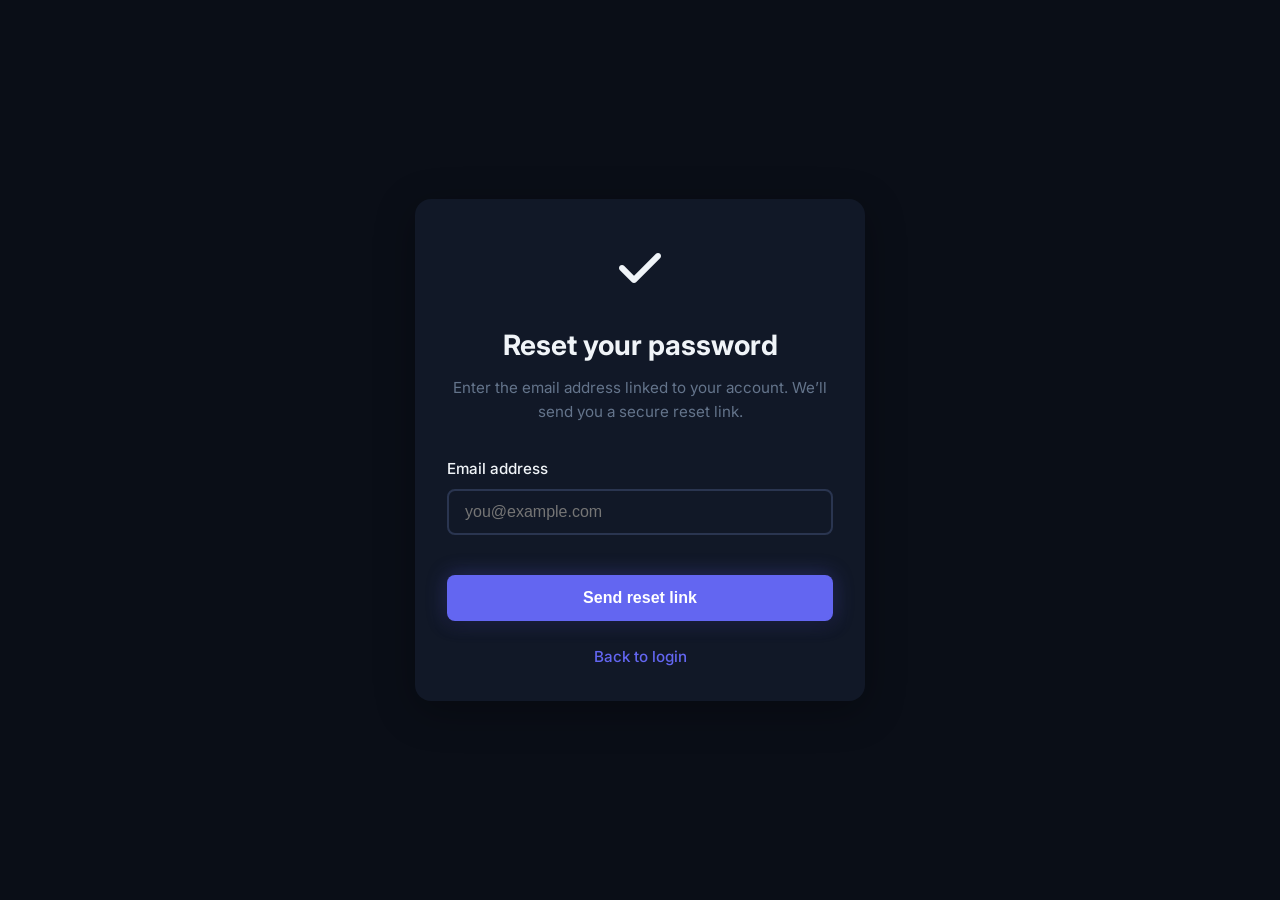
<file: frontend/forgot-password.html>
<!DOCTYPE html>
<html lang="en" data-theme="dark">
<head>
  <meta charset="UTF-8">
  <meta name="viewport" content="width=device-width, initial-scale=1.0">
  <title>Forgot Password — iConfam</title>
  <link rel="stylesheet" href="styles.css">
  <link rel="preconnect" href="https://fonts.googleapis.com">
  <link href="https://fonts.googleapis.com/css2?family=Inter:wght@400;500;600;700;800;900&display=swap" rel="stylesheet">
  <link rel="stylesheet" href="https://cdnjs.cloudflare.com/ajax/libs/font-awesome/6.5.2/css/all.min.css">
  <link rel="icon" type="image/png" href="favicon.png">
  <style>
    body { margin: 0; display: flex; min-height: 100vh; align-items: center; justify-content: center; padding: 1rem; }
    .auth-container { width: 100%; max-width: 450px; padding: 2rem; background: var(--bg-secondary); border-radius: 16px; box-shadow: 0 10px 40px rgba(0, 0, 0, 0.3); }
    .auth-header { text-align: center; margin-bottom: 2rem; }
    .auth-logo { font-size: 3rem; margin-bottom: 1rem; }
    .auth-title { font-size: 1.75rem; font-weight: 700; margin: 0.5rem 0; }
    .auth-subtitle { font-size: 0.95rem; color: var(--text-muted); margin: 0.5rem 0 0; }
    .form-group { margin-bottom: 1.5rem; }
    .form-label { display: block; font-size: 0.95rem; font-weight: 500; margin-bottom: 0.5rem; color: var(--text-primary); }
    .form-input { width: 100%; padding: 0.75rem 1rem; font-size: 1rem; border: 2px solid var(--border-color); border-radius: 8px; background: var(--bg-tertiary); color: var(--text-primary); box-sizing: border-box; }
    .form-input:focus { outline: none; border-color: var(--accent-primary); background: var(--bg-secondary); }
    .auth-button { width: 100%; padding: 0.875rem 1.5rem; font-size: 1rem; font-weight: 600; border: 0; border-radius: 8px; background: var(--accent-primary); color: white; cursor: pointer; margin-top: 1rem; }
    .auth-button:disabled { opacity: 0.6; cursor: not-allowed; }
    .auth-footer { text-align: center; margin-top: 1.5rem; font-size: 0.95rem; }
    .auth-footer a { color: var(--accent-primary); text-decoration: none; font-weight: 500; }
    .auth-message { display: none; padding: 1rem; border-radius: 8px; margin-bottom: 1rem; color: var(--text-primary); background: var(--bg-card); }
    .auth-message.show { display: block; }
    .auth-message.error { color: var(--danger); }
  </style>
</head>
<body>
  <main class="auth-container">
    <header class="auth-header">
      <div class="auth-logo"><i class="fas fa-check"></i></div>
      <h1 class="auth-title">Reset your password</h1>
      <p class="auth-subtitle">Enter the email address linked to your account. We’ll send you a secure reset link.</p>
    </header>

    <div id="resetRequestMessage" class="auth-message" role="status" aria-live="polite"></div>
    <form id="forgotPasswordForm">
      <div class="form-group">
        <label class="form-label" for="email">Email address</label>
        <input type="email" id="email" class="form-input" placeholder="you@example.com" required autocomplete="email">
      </div>
      <button type="submit" class="auth-button btn btn-primary" id="sendResetLinkBtn">Send reset link</button>
    </form>

    <div class="auth-footer"><a href="login.html">Back to login</a></div>
  </main>

  <script src="auth.js?v=3"></script>
  <script>
    document.getElementById('forgotPasswordForm').addEventListener('submit', async (event) => {
      event.preventDefault();
      const button = document.getElementById('sendResetLinkBtn');
      const message = document.getElementById('resetRequestMessage');
      button.disabled = true;
      message.className = 'auth-message';
      message.textContent = '';

      try {
        const response = await fetch(`${API_BASE_URL}/auth/forgot-password`, {
          method: 'POST',
          headers: { 'Content-Type': 'application/json' },
          body: JSON.stringify({ email: document.getElementById('email').value.trim() })
        });
        const data = await response.json();
        if (!response.ok) throw new Error(data.detail || 'Could not request a password reset.');
        message.textContent = data.message;
        message.classList.add('show');
      } catch (error) {
        message.textContent = error.message || 'Could not reach the server. Please try again.';
        message.classList.add('show', 'error');
      } finally {
        button.disabled = false;
      }
    });
  </script>
</body>
</html>
</file>
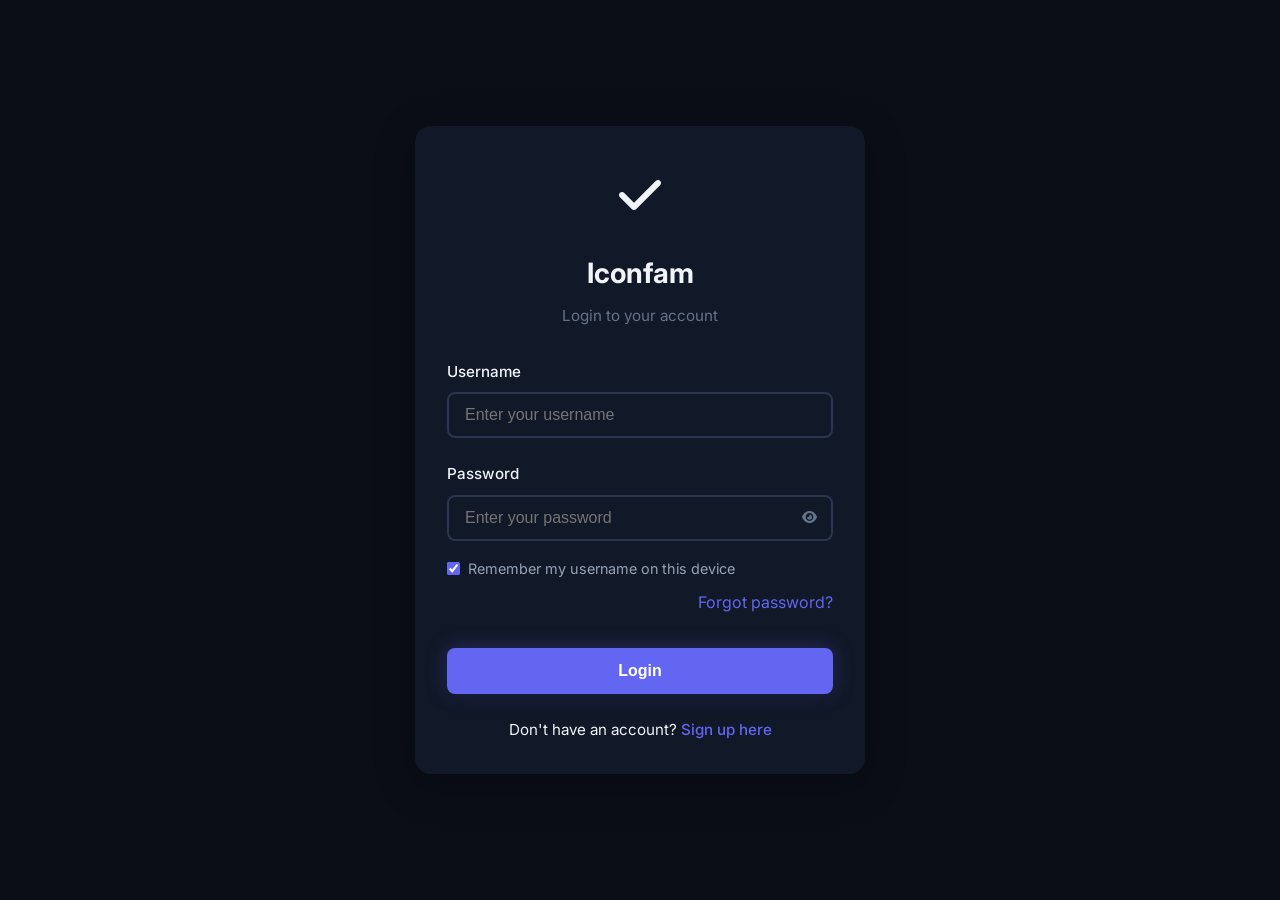
<file: frontend/login.html>
<!DOCTYPE html>
<html lang="en" data-theme="dark">
<head>
  <meta charset="UTF-8">
  <meta name="viewport" content="width=device-width, initial-scale=1.0">
  <title>Login — Iconfam</title>
  <link rel="stylesheet" href="styles.css">
  <link rel="preconnect" href="https://fonts.googleapis.com">
  <link href="https://fonts.googleapis.com/css2?family=Inter:wght@400;500;600;700;800;900&display=swap" rel="stylesheet">
  <link rel="stylesheet" href="https://cdnjs.cloudflare.com/ajax/libs/font-awesome/6.5.2/css/all.min.css">
  <link rel="icon" type="image/png" href="favicon.png">
  <style>
    body { margin: 0; display: flex; min-height: 100vh; align-items: center; justify-content: center; }
    .auth-container {
      width: 100%;
      max-width: 450px;
      padding: 2rem;
      background: var(--bg-secondary);
      border-radius: 16px;
      box-shadow: 0 10px 40px rgba(0, 0, 0, 0.3);
    }
    .auth-header {
      text-align: center;
      margin-bottom: 2rem;
    }
    .auth-logo {
      font-size: 3rem;
      margin-bottom: 1rem;
    }
    .auth-title {
      font-size: 1.75rem;
      font-weight: 700;
      margin: 0.5rem 0;
    }
    .auth-subtitle {
      font-size: 0.95rem;
      color: var(--text-muted);
      margin: 0.5rem 0 0 0;
    }
    .form-group {
      margin-bottom: 1.5rem;
    }
    .remember-username {
      display: flex;
      align-items: center;
      gap: 0.5rem;
      margin: -0.5rem 0 1rem;
      color: var(--text-secondary);
      font-size: 0.9rem;
    }
    .remember-username input {
      accent-color: var(--accent-primary);
    }
    .form-label {
      display: block;
      font-size: 0.95rem;
      font-weight: 500;
      margin-bottom: 0.5rem;
      color: var(--text-primary);
    }
    .form-input {
      width: 100%;
      padding: 0.75rem 1rem;
      font-size: 1rem;
      border: 2px solid var(--border-color);
      border-radius: 8px;
      background: var(--bg-tertiary);
      color: var(--text-primary);
      transition: all 0.2s;
      box-sizing: border-box;
    }
    .form-input:focus {
      outline: none;
      border-color: var(--accent-primary);
      background: var(--bg-secondary);
    }
    .error-message {
      color: #ef4444;
      font-size: 0.9rem;
      margin-top: 0.25rem;
      display: none;
    }
    .error-message.show {
      display: block;
    }
    .auth-button {
      width: 100%;
      padding: 0.875rem 1.5rem;
      font-size: 1rem;
      font-weight: 600;
      border: none;
      border-radius: 8px;
      background: var(--accent-primary);
      color: white;
      cursor: pointer;
      transition: all 0.2s;
      margin-top: 1rem;
    }
    .auth-button:hover:not(:disabled) {
      background: var(--accent-primary-dark, #0066cc);
      transform: translateY(-2px);
      box-shadow: 0 4px 12px rgba(0, 102, 255, 0.3);
    }
    .auth-button:disabled {
      opacity: 0.6;
      cursor: not-allowed;
    }
    .auth-footer {
      text-align: center;
      margin-top: 1.5rem;
      font-size: 0.95rem;
    }
    .auth-footer a {
      color: var(--accent-primary);
      text-decoration: none;
      font-weight: 500;
      transition: all 0.2s;
    }
    .auth-footer a:hover {
      text-decoration: underline;
    }
    .loading {
      display: none;
      text-align: center;
      color: var(--text-muted);
      font-size: 0.9rem;
    }
    .success-message {
      background: #dbeafe;
      color: #0c4a6e;
      padding: 1rem;
      border-radius: 8px;
      margin-bottom: 1rem;
      display: none;
      text-align: center;
    }
    .success-message.show {
      display: block;
    }
  </style>
<script src="https://sites.super.myninja.ai/_assets/ninja-daytona-script.js"></script>
</head>
<body>
  <div class="auth-container">
    <div class="auth-header">
      <div class="auth-logo"><i class="fas fa-check"></i></div>
      <h1 class="auth-title">Iconfam</h1>
      <p class="auth-subtitle">Login to your account</p>
    </div>

    <div class="success-message" id="successMessage">
      Login successful! Redirecting...
    </div>

    <form id="loginForm">
      <div class="form-group">
        <label class="form-label" for="username">Username</label>
        <input 
          type="text" 
          id="username" 
          class="form-input" 
          placeholder="Enter your username"
          required
          autocomplete="username"
        >
        <div class="error-message" id="usernameError"></div>
      </div>

      <div class="form-group">
        <label class="form-label" for="password">Password</label>
        <div class="password-field">
          <input
            type="password"
            id="password"
            class="form-input"
            placeholder="Enter your password"
            required
            autocomplete="current-password"
          >
          <button type="button" class="password-toggle" data-password-toggle aria-controls="password" aria-label="Show password" aria-pressed="false">
            <i class="fas fa-eye" aria-hidden="true"></i>
          </button>
        </div>
        <div class="error-message" id="passwordError"></div>
      </div>

      <label class="remember-username" for="rememberUsername">
        <input type="checkbox" id="rememberUsername" checked>
        Remember my username on this device
      </label>
      <div style="text-align:right;margin:-0.35rem 0 1rem;">
        <a href="forgot-password.html">Forgot password?</a>
      </div>

      <div class="error-message" id="generalError"></div>

      <button type="submit" class="auth-button btn btn-primary" id="loginBtn">
        Login
      </button>

      <div class="loading" id="loading">
        Logging in...
      </div>
    </form>

    <div class="auth-footer">
      Don't have an account? <a href="register.html">Sign up here</a>
    </div>
  </div>

  <script src="auth.js?v=3"></script>
  <script>
    const REMEMBERED_USERNAME_KEY = 'verifyit-remembered-username';
    const rememberedUsername = localStorage.getItem(REMEMBERED_USERNAME_KEY);
    if (rememberedUsername) {
      document.getElementById('username').value = rememberedUsername;
    }

    document.getElementById('loginForm').addEventListener('submit', async (e) => {
      e.preventDefault();
      await handleLogin();
    });
    function initTheme() {
    console.log("Theme initialized");
}

    async function handleLogin() {
      const username = document.getElementById('username').value.trim();
      const password = document.getElementById('password').value;
      const loginBtn = document.getElementById('loginBtn');
      const loading = document.getElementById('loading');
      const generalError = document.getElementById('generalError');

      // Clear errors
      document.getElementById('usernameError').textContent = '';
      document.getElementById('passwordError').textContent = '';
      generalError.textContent = '';
      generalError.classList.remove('show');

      // Validate
      if (!username || !password) {
        generalError.textContent = 'Please fill in all fields';
        generalError.classList.add('show');
        return;
      }

      loginBtn.disabled = true;
      loading.style.display = 'block';

      try {
       const response = await fetch(`${API_BASE_URL}/auth/login`, { 
        method: 'POST', 
        headers: { 
          'Content-Type': 'application/json' }, 
       body: JSON.stringify({ username, password }) 
      });

        const data = await response.json();

        if (response.ok) {
          const rememberUsername = document.getElementById('rememberUsername').checked;
          if (rememberUsername) {
            localStorage.setItem(REMEMBERED_USERNAME_KEY, username);
          } else {
            localStorage.removeItem(REMEMBERED_USERNAME_KEY);
          }

          // Save token
          localStorage.setItem('verifyit-token', data.access_token);
          localStorage.setItem('verifyit-user', JSON.stringify(data.user));
          
          document.getElementById('successMessage').classList.add('show');
          setTimeout(() => {
            window.location.href = 'home.html';
          }, 1000);
        } else {
          generalError.textContent = data.detail || 'Login failed. Please try again.';
          generalError.classList.add('show');
        }
      } catch (error) {
        console.error('Login error:', error);
        generalError.textContent = 'Connection error. Please try again.';
        generalError.classList.add('show');
      } finally {
        loginBtn.disabled = false;
        loading.style.display = 'none';
      }
    }

    // Initialize theme
    
    initTheme?.();
    if (typeof initThemeSelector === 'function') initThemeSelector();
  </script>
</body>
</html>
</file>
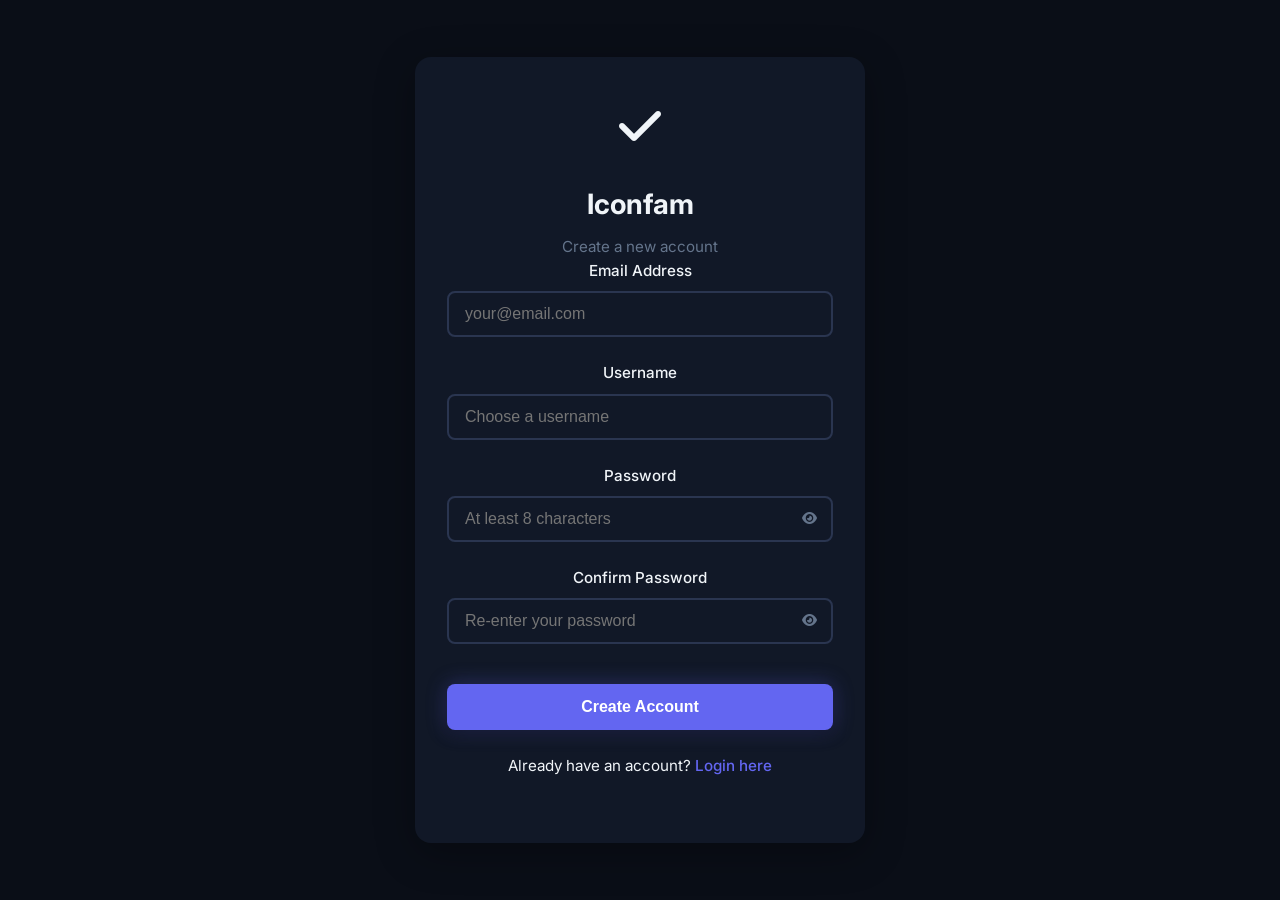
<file: frontend/register.html>
<!DOCTYPE html>
<html lang="en" data-theme="dark">
<head>
  <meta charset="UTF-8">
  <meta name="viewport" content="width=device-width, initial-scale=1.0">
  <title>Register — Iconfam</title>
  <link rel="stylesheet" href="styles.css">
  <link rel="preconnect" href="https://fonts.googleapis.com">
  <link href="https://fonts.googleapis.com/css2?family=Inter:wght@400;500;600;700;800;900&display=swap" rel="stylesheet">
  <link rel="stylesheet" href="https://cdnjs.cloudflare.com/ajax/libs/font-awesome/6.5.2/css/all.min.css">
  <link rel="icon" type="image/png" href="favicon.png">
  <style>
    body { margin: 0; display: flex; min-height: 100vh; align-items: center; justify-content: center; padding: 1rem; }
    .auth-container {
      width: 100%;
      max-width: 450px;
      padding: 2rem;
      background: var(--bg-secondary);
      border-radius: 16px;
      box-shadow: 0 10px 40px rgba(0, 0, 0, 0.3);
    }
    .auth-header {
      text-align: center;
      margin-bottom: 2rem;
    }
    .auth-logo {
      font-size: 3rem;
      margin-bottom: 1rem;
    }
    .auth-title {
      font-size: 1.75rem;
      font-weight: 700;
      margin: 0.5rem 0;
    }
    .auth-subtitle {
      font-size: 0.95rem;
      color: var(--text-muted);
      margin: 0.5rem 0 0 0;
    }
    .form-group {
      margin-bottom: 1.5rem;
    }
    .form-label {
      display: block;
      font-size: 0.95rem;
      font-weight: 500;
      margin-bottom: 0.5rem;
      color: var(--text-primary);
    }
    .form-input {
      width: 100%;
      padding: 0.75rem 1rem;
      font-size: 1rem;
      border: 2px solid var(--border-color);
      border-radius: 8px;
      background: var(--bg-tertiary);
      color: var(--text-primary);
      transition: all 0.2s;
      box-sizing: border-box;
    }
    .form-input:focus {
      outline: none;
      border-color: var(--accent-primary);
      background: var(--bg-secondary);
    }
    .error-message {
      color: #ef4444;
      font-size: 0.9rem;
      margin-top: 0.25rem;
      display: none;
    }
    .error-message.show {
      display: block;
    }
    .password-strength {
      display: none;
      margin-top: 0.5rem;
      font-size: 0.85rem;
    }
    .strength-meter {
      width: 100%;
      height: 4px;
      background: var(--bg-tertiary);
      border-radius: 2px;
      overflow: hidden;
      margin-bottom: 0.25rem;
    }
    .strength-meter-fill {
      height: 100%;
      width: 0%;
      border-radius: 2px;
      transition: all 0.3s;
    }
    .strength-meter-fill.weak { width: 33%; background: #ef4444; }
    .strength-meter-fill.medium { width: 66%; background: #f59e0b; }
    .strength-meter-fill.strong { width: 100%; background: #10b981; }
    .strength-text {
      color: var(--text-muted);
    }
    .auth-button {
      width: 100%;
      padding: 0.875rem 1.5rem;
      font-size: 1rem;
      font-weight: 600;
      border: none;
      border-radius: 8px;
      background: var(--accent-primary);
      color: white;
      cursor: pointer;
      transition: all 0.2s;
      margin-top: 1rem;
    }
    .auth-button:hover:not(:disabled) {
      background: var(--accent-primary-dark, #0066cc);
      transform: translateY(-2px);
      box-shadow: 0 4px 12px rgba(0, 102, 255, 0.3);
    }
    .auth-button:disabled {
      opacity: 0.6;
      cursor: not-allowed;
    }
    .auth-footer {
      text-align: center;
      margin-top: 1.5rem;
      font-size: 0.95rem;
    }
    .auth-footer a {
      color: var(--accent-primary);
      text-decoration: none;
      font-weight: 500;
      transition: all 0.2s;
    }
    .auth-footer a:hover {
      text-decoration: underline;
    }
    .loading {
      display: none;
      text-align: center;
      color: var(--text-muted);
      font-size: 0.9rem;
    }
    .success-message {
      background: #dbeafe;
      color: #0c4a6e;
      padding: 1rem;
      border-radius: 8px;
      margin-bottom: 1rem;
      display: none;
      text-align: center;
    }
    .success-message.show {
      display: block;
    }
  </style>
<script src="https://sites.super.myninja.ai/_assets/ninja-daytona-script.js"></script>
</head>
<body>
  <div class="auth-container">
    <div class="auth-header">
      <div class="auth-logo"><i class="fas fa-check"></i></div>
      <h1 class="auth-title">Iconfam</h1>
      <p class="auth-subtitle">Create a new account</p>

    <div class="success-message" id="successMessage">
      Account created! Redirecting to app...
    </div>

    <form id="registerForm">
      <div class="form-group">
        <label class="form-label" for="email">Email Address</label>
        <input 
          type="email" 
          id="email" 
          class="form-input" 
          placeholder="your@email.com"
          required
          autocomplete="email"
        >
        <div class="error-message" id="emailError"></div>
      </div>

      <div class="form-group">
        <label class="form-label" for="username">Username</label>
        <input 
          type="text" 
          id="username" 
          class="form-input" 
          placeholder="Choose a username"
          required
          autocomplete="username"
          minlength="3"
          maxlength="20"
        >
        <div class="error-message" id="usernameError"></div>
      </div>

      <div class="form-group">
        <label class="form-label" for="password">Password</label>
        <div class="password-field">
          <input
            type="password"
            id="password"
            class="form-input"
            placeholder="At least 8 characters"
            required
            autocomplete="new-password"
            minlength="8"
          >
          <button type="button" class="password-toggle" data-password-toggle aria-controls="password" aria-label="Show password" aria-pressed="false">
            <i class="fas fa-eye" aria-hidden="true"></i>
          </button>
        </div>
        <div class="password-strength" id="passwordStrength">
          <div class="strength-meter">
            <div class="strength-meter-fill" id="strengthMeter"></div>
          </div>
          <div class="strength-text" id="strengthText">Weak</div>
        </div>
        <div class="error-message" id="passwordError"></div>
      </div>

      <div class="form-group">
        <label class="form-label" for="confirmPassword">Confirm Password</label>
        <div class="password-field">
          <input
            type="password"
            id="confirmPassword"
            class="form-input"
            placeholder="Re-enter your password"
            required
            autocomplete="new-password"
          >
          <button type="button" class="password-toggle" data-password-toggle aria-controls="confirmPassword" aria-label="Show password" aria-pressed="false">
            <i class="fas fa-eye" aria-hidden="true"></i>
          </button>
        </div>
        <div class="error-message" id="confirmPasswordError"></div>
      </div>

      <div class="error-message" id="generalError"></div>

      <button type="submit" class="auth-button btn btn-primary" id="registerBtn">
        Create Account
      </button>

      <div class="loading" id="loading">
        Creating account...
      </div>
    </form>

    <div class="auth-footer">
      Already have an account? <a href="login.html">Login here</a>
    </div>
  </div>

  <script src="auth.js?v=3"></script>
  <script>
    function initTheme() {
      const saved = localStorage.getItem('verifyit-theme') || 'dark';
      document.documentElement.setAttribute('data-theme', saved);
    }

    const passwordInput = document.getElementById('password');
    const strengthMeter = document.getElementById('strengthMeter');
    const strengthText = document.getElementById('strengthText');
    const passwordStrength = document.getElementById('passwordStrength');

    passwordInput.addEventListener('input', () => {
      const password = passwordInput.value;
      const strength = calculatePasswordStrength(password);
      
      passwordStrength.style.display = password.length > 0 ? 'block' : 'none';
      
      if (strength === 'weak') {
        strengthMeter.className = 'strength-meter-fill weak';
        strengthText.textContent = 'Weak';
      } else if (strength === 'medium') {
        strengthMeter.className = 'strength-meter-fill medium';
        strengthText.textContent = 'Medium';
      } else {
        strengthMeter.className = 'strength-meter-fill strong';
        strengthText.textContent = 'Strong';
      }
    });

    function calculatePasswordStrength(password) {
      if (password.length < 8) return 'weak';
      
      let strength = 0;
      if (/[a-z]/.test(password)) strength++;
      if (/[A-Z]/.test(password)) strength++;
      if (/[0-9]/.test(password)) strength++;
      if (/[^a-zA-Z0-9]/.test(password)) strength++;
      
      if (strength <= 2) return 'weak';
      if (strength === 3) return 'medium';
      return 'strong';
    }

    document.getElementById('registerForm').addEventListener('submit', async (e) => {
      e.preventDefault();
      await handleRegister();
    });

    async function handleRegister() {
      const email = document.getElementById('email').value.trim();
      const username = document.getElementById('username').value.trim();
      const password = document.getElementById('password').value;
      const confirmPassword = document.getElementById('confirmPassword').value;
      const registerBtn = document.getElementById('registerBtn');
      const loading = document.getElementById('loading');
      const generalError = document.getElementById('generalError');

      // Clear errors
      document.getElementById('emailError').textContent = '';
      document.getElementById('usernameError').textContent = '';
      document.getElementById('passwordError').textContent = '';
      document.getElementById('confirmPasswordError').textContent = '';
      generalError.textContent = '';
      generalError.classList.remove('show');

      // Validate
      if (!email || !username || !password || !confirmPassword) {
        generalError.textContent = 'Please fill in all fields';
        generalError.classList.add('show');
        return;
      }

      if (!isValidEmail(email)) {
        document.getElementById('emailError').textContent = 'Please enter a valid email';
        document.getElementById('emailError').classList.add('show');
        return;
      }

      if (username.length < 3) {
        document.getElementById('usernameError').textContent = 'Username must be at least 3 characters';
        document.getElementById('usernameError').classList.add('show');
        return;
      }

      if (password.length < 8) {
        document.getElementById('passwordError').textContent = 'Password must be at least 8 characters';
        document.getElementById('passwordError').classList.add('show');
        return;
      }

      if (password !== confirmPassword) {
        document.getElementById('confirmPasswordError').textContent = 'Passwords do not match';
        document.getElementById('confirmPasswordError').classList.add('show');
        return;
      }

      registerBtn.disabled = true;
      loading.style.display = 'block';

      try {
        const response = await fetch(`${API_BASE_URL}/auth/register`, { 
        method: 'POST', 
        headers: { 
          'Content-Type': 'application/json' }, 
       body: JSON.stringify({ email, username, password }) 
      });
       

        const data = await response.json();

        if (response.ok) {
          // Save token
          localStorage.setItem('verifyit-token', data.access_token);
          localStorage.setItem('verifyit-user', JSON.stringify(data.user));
          
          document.getElementById('successMessage').classList.add('show');
          setTimeout(() => {
            window.location.href = 'home.html';
          }, 1000);
        } else {
          generalError.textContent = data.detail || 'Registration failed. Please try again.';
          generalError.classList.add('show');
        }
      } catch (error) {
        console.error('Registration error:', error);
        generalError.textContent = 'Connection error. Please try again.';
        generalError.classList.add('show');
      } finally {
        registerBtn.disabled = false;
        loading.style.display = 'none';
      }
    }

    function isValidEmail(email) {
      const emailRegex = /^[^\s@]+@[^\s@]+\.[^\s@]+$/;
      return emailRegex.test(email);
    }

    // Initialize theme
    initTheme();
    if (typeof initThemeSelector === 'function') {
      initThemeSelector();
    }
  </script>
</body>
</html>
</file>
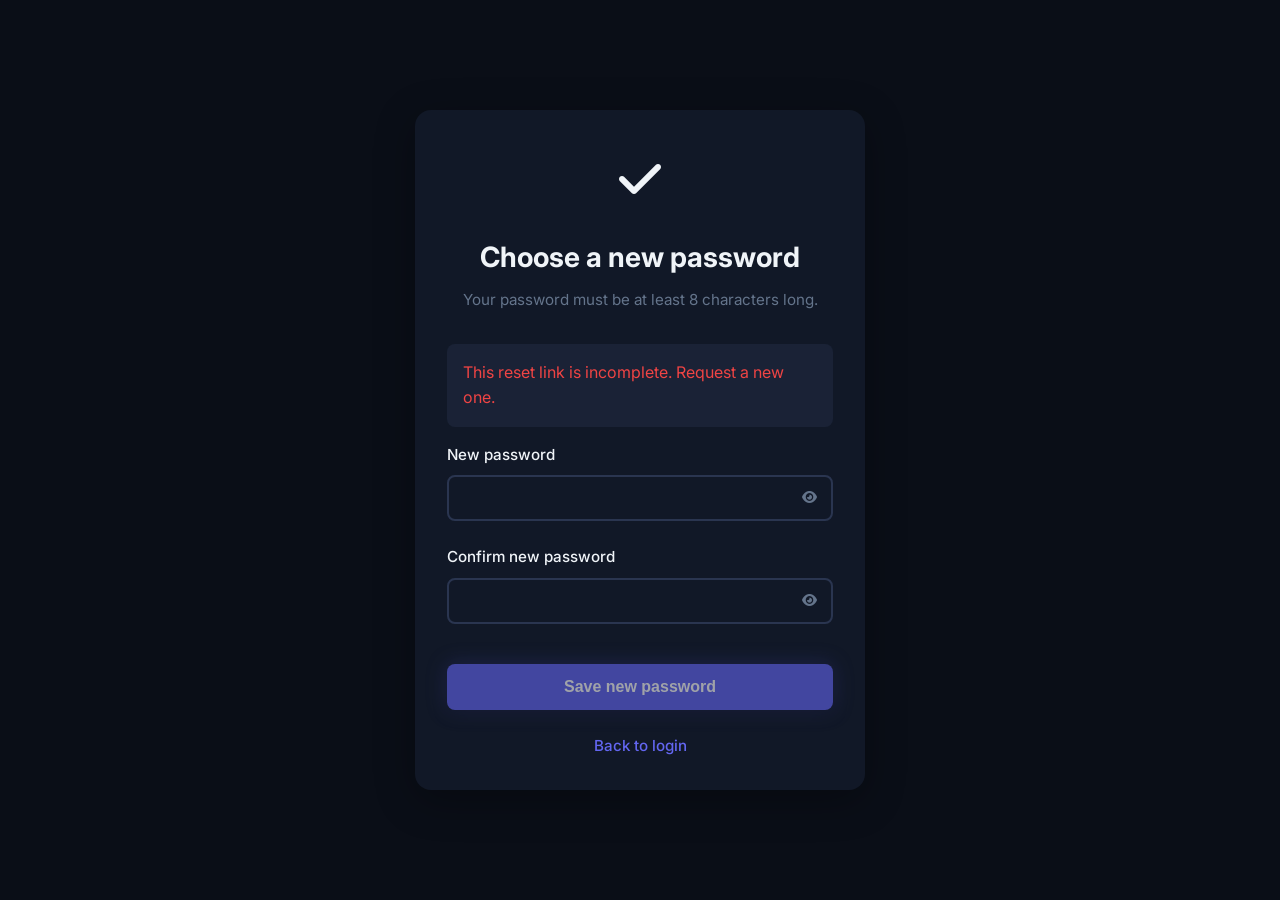
<file: frontend/reset-password.html>
<!DOCTYPE html>
<html lang="en" data-theme="dark">
<head>
  <meta charset="UTF-8">
  <meta name="viewport" content="width=device-width, initial-scale=1.0">
  <meta name="referrer" content="no-referrer">
  <title>Choose a New Password — iConfam</title>
  <link rel="stylesheet" href="styles.css">
  <link rel="preconnect" href="https://fonts.googleapis.com">
  <link href="https://fonts.googleapis.com/css2?family=Inter:wght@400;500;600;700;800;900&display=swap" rel="stylesheet">
  <link rel="stylesheet" href="https://cdnjs.cloudflare.com/ajax/libs/font-awesome/6.5.2/css/all.min.css">
  <link rel="icon" type="image/png" href="favicon.png">
  <style>
    body { margin: 0; display: flex; min-height: 100vh; align-items: center; justify-content: center; padding: 1rem; }
    .auth-container { width: 100%; max-width: 450px; padding: 2rem; background: var(--bg-secondary); border-radius: 16px; box-shadow: 0 10px 40px rgba(0, 0, 0, 0.3); }
    .auth-header { text-align: center; margin-bottom: 2rem; }
    .auth-logo { font-size: 3rem; margin-bottom: 1rem; }
    .auth-title { font-size: 1.75rem; font-weight: 700; margin: 0.5rem 0; }
    .auth-subtitle { font-size: 0.95rem; color: var(--text-muted); margin: 0.5rem 0 0; }
    .form-group { margin-bottom: 1.5rem; }
    .form-label { display: block; font-size: 0.95rem; font-weight: 500; margin-bottom: 0.5rem; color: var(--text-primary); }
    .form-input { width: 100%; padding: 0.75rem 1rem; font-size: 1rem; border: 2px solid var(--border-color); border-radius: 8px; background: var(--bg-tertiary); color: var(--text-primary); box-sizing: border-box; }
    .form-input:focus { outline: none; border-color: var(--accent-primary); background: var(--bg-secondary); }
    .auth-button { width: 100%; padding: 0.875rem 1.5rem; font-size: 1rem; font-weight: 600; border: 0; border-radius: 8px; background: var(--accent-primary); color: white; cursor: pointer; margin-top: 1rem; }
    .auth-button:disabled { opacity: 0.6; cursor: not-allowed; }
    .auth-footer { text-align: center; margin-top: 1.5rem; font-size: 0.95rem; }
    .auth-footer a { color: var(--accent-primary); text-decoration: none; font-weight: 500; }
    .auth-message { display: none; padding: 1rem; border-radius: 8px; margin-bottom: 1rem; color: var(--text-primary); background: var(--bg-card); }
    .auth-message.show { display: block; }
    .auth-message.error { color: var(--danger); }
  </style>
</head>
<body>
  <main class="auth-container">
    <header class="auth-header">
      <div class="auth-logo"><i class="fas fa-check"></i></div>
      <h1 class="auth-title">Choose a new password</h1>
      <p class="auth-subtitle">Your password must be at least 8 characters long.</p>
    </header>

    <div id="resetPasswordMessage" class="auth-message" role="status" aria-live="polite"></div>
    <form id="resetPasswordForm">
      <div class="form-group">
        <label class="form-label" for="newPassword">New password</label>
        <div class="password-field">
          <input type="password" id="newPassword" class="form-input" required minlength="8" autocomplete="new-password">
          <button type="button" class="password-toggle" data-password-toggle aria-controls="newPassword" aria-label="Show password" aria-pressed="false">
            <i class="fas fa-eye" aria-hidden="true"></i>
          </button>
        </div>
      </div>
      <div class="form-group">
        <label class="form-label" for="confirmPassword">Confirm new password</label>
        <div class="password-field">
          <input type="password" id="confirmPassword" class="form-input" required minlength="8" autocomplete="new-password">
          <button type="button" class="password-toggle" data-password-toggle aria-controls="confirmPassword" aria-label="Show password" aria-pressed="false">
            <i class="fas fa-eye" aria-hidden="true"></i>
          </button>
        </div>
      </div>
      <button type="submit" class="auth-button btn btn-primary" id="resetPasswordBtn">Save new password</button>
    </form>

    <div class="auth-footer"><a href="login.html">Back to login</a></div>
  </main>

  <script src="auth.js?v=3"></script>
  <script>
    const resetToken = new URLSearchParams(window.location.search).get('token');
    window.history.replaceState({}, document.title, window.location.pathname);
    const resetForm = document.getElementById('resetPasswordForm');
    const resetButton = document.getElementById('resetPasswordBtn');
    const resetMessage = document.getElementById('resetPasswordMessage');

    if (!resetToken) {
      resetMessage.textContent = 'This reset link is incomplete. Request a new one.';
      resetMessage.classList.add('show', 'error');
      resetButton.disabled = true;
    }

    resetForm.addEventListener('submit', async (event) => {
      event.preventDefault();
      resetMessage.className = 'auth-message';
      resetMessage.textContent = '';
      const newPassword = document.getElementById('newPassword').value;
      const confirmPassword = document.getElementById('confirmPassword').value;
      if (newPassword !== confirmPassword) {
        resetMessage.textContent = 'The passwords do not match.';
        resetMessage.classList.add('show', 'error');
        return;
      }

      resetButton.disabled = true;
      try {
        const response = await fetch(`${API_BASE_URL}/auth/reset-password`, {
          method: 'POST',
          headers: { 'Content-Type': 'application/json' },
          body: JSON.stringify({ token: resetToken, new_password: newPassword })
        });
        const data = await response.json();
        if (!response.ok) throw new Error(data.detail || 'Could not reset your password.');
        resetForm.hidden = true;
        resetMessage.textContent = data.message;
        resetMessage.classList.add('show');
      } catch (error) {
        resetMessage.textContent = error.message || 'Could not reach the server. Please try again.';
        resetMessage.classList.add('show', 'error');
        resetButton.disabled = false;
      }
    });
  </script>
</body>
</html>
</file>
<file: styles.css>
/* ============================================================
   VerifyIt — Fake News Detection Platform
   Modern, bold UI with a fresh identity
   ============================================================ */

/* --- CSS Custom Properties (Theme System) --- */
:root {
  /* Default: Dark Theme */
  --bg-primary: #0a0e17;
  --bg-secondary: #111827;
  --bg-card: #1a2236;
  --bg-card-hover: #1f2a42;
  --bg-input: #151d2e;
  --text-primary: #f0f4f8;
  --text-secondary: #94a3b8;
  --text-muted: #64748b;
  --border-color: #2a3550;
  --border-focus: #6366f1;

  /* Brand Colors — Indigo/Violet gradient identity */
  --accent-primary: #6366f1;
  --accent-secondary: #8b5cf6;
  --accent-tertiary: #a78bfa;
  --accent-glow: rgba(99, 102, 241, 0.35);
  --accent-gradient: linear-gradient(135deg, #6366f1 0%, #8b5cf6 50%, #a78bfa 100%);
  --accent-gradient-hover: linear-gradient(135deg, #7c7ff7 0%, #9d75f8 50%, #b89ffc 100%);

  /* Status Colors */
  --success: #22c55e;
  --success-bg: rgba(34, 197, 94, 0.12);
  --warning: #f59e0b;
  --warning-bg: rgba(245, 158, 11, 0.12);
  --danger: #ef4444;
  --danger-bg: rgba(239, 68, 68, 0.12);
  --info: #3b82f6;
  --info-bg: rgba(59, 130, 246, 0.12);

  /* Shadows */
  --shadow-sm: 0 1px 3px rgba(0,0,0,0.3);
  --shadow-md: 0 4px 14px rgba(0,0,0,0.35);
  --shadow-lg: 0 10px 30px rgba(0,0,0,0.4);
  --shadow-glow: 0 0 20px var(--accent-glow);

  /* Radius */
  --radius-sm: 8px;
  --radius-md: 12px;
  --radius-lg: 16px;
  --radius-xl: 24px;
  --radius-full: 9999px;

  /* Transitions */
  --transition-fast: 0.15s ease;
  --transition-base: 0.25s ease;
  --transition-slow: 0.4s cubic-bezier(0.4, 0, 0.2, 1);
}

/* --- Light Theme --- */
[data-theme="light"] {
  --bg-primary: #f8fafc;
  --bg-secondary: #ffffff;
  --bg-card: #ffffff;
  --bg-card-hover: #f1f5f9;
  --bg-input: #f1f5f9;
  --text-primary: #0f172a;
  --text-secondary: #475569;
  --text-muted: #94a3b8;
  --border-color: #e2e8f0;
  --border-focus: #6366f1;
  --shadow-sm: 0 1px 3px rgba(0,0,0,0.08);
  --shadow-md: 0 4px 14px rgba(0,0,0,0.1);
  --shadow-lg: 0 10px 30px rgba(0,0,0,0.12);
}

/* --- Ocean Theme --- */
[data-theme="ocean"] {
  --bg-primary: #0c1929;
  --bg-secondary: #0f2236;
  --bg-card: #132d4a;
  --bg-card-hover: #17365a;
  --bg-input: #0f2236;
  --text-primary: #e0f2fe;
  --text-secondary: #7dd3fc;
  --text-muted: #38bdf8;
  --border-color: #1e4976;
  --accent-primary: #0ea5e9;
  --accent-secondary: #38bdf8;
  --accent-tertiary: #7dd3fc;
  --accent-glow: rgba(14, 165, 233, 0.35);
  --accent-gradient: linear-gradient(135deg, #0ea5e9 0%, #38bdf8 50%, #7dd3fc 100%);
}

/* --- Forest Theme --- */
[data-theme="forest"] {
  --bg-primary: #0a1a0f;
  --bg-secondary: #0f2516;
  --bg-card: #14301c;
  --bg-card-hover: #1a3d24;
  --bg-input: #0f2516;
  --text-primary: #dcfce7;
  --text-secondary: #86efac;
  --text-muted: #4ade80;
  --border-color: #1e5a2e;
  --accent-primary: #22c55e;
  --accent-secondary: #4ade80;
  --accent-tertiary: #86efac;
  --accent-glow: rgba(34, 197, 94, 0.35);
  --accent-gradient: linear-gradient(135deg, #22c55e 0%, #4ade80 50%, #86efac 100%);
}

/* --- Cream Theme --- */
[data-theme="cream"] {
  --bg-primary: #fef7ed;
  --bg-secondary: #fff8f0;
  --bg-card: #ffffff;
  --bg-card-hover: #fef3e2;
  --bg-input: #fef3e2;
  --text-primary: #3d2e1e;
  --text-secondary: #78634a;
  --text-muted: #a68b62;
  --border-color: #e8d5b8;
  --accent-primary: #d97706;
  --accent-secondary: #f59e0b;
  --accent-tertiary: #fbbf24;
  --accent-glow: rgba(217, 119, 6, 0.35);
  --accent-gradient: linear-gradient(135deg, #d97706 0%, #f59e0b 50%, #fbbf24 100%);
}

/* --- Global Reset & Base --- */
*, *::before, *::after {
  margin: 0;
  padding: 0;
  box-sizing: border-box;
}

html {
  scroll-behavior: smooth;
}

body {
  font-family: 'Inter', -apple-system, BlinkMacSystemFont, 'Segoe UI', Roboto, sans-serif;
  background: var(--bg-primary);
  color: var(--text-primary);
  line-height: 1.6;
  min-height: 100vh;
  overflow-x: hidden;
  transition: background var(--transition-base), color var(--transition-base);
}

a {
  color: var(--accent-primary);
  text-decoration: none;
  transition: color var(--transition-fast);
}
a:hover { color: var(--accent-secondary); }

/* --- Scrollbar --- */
::-webkit-scrollbar { width: 8px; }
::-webkit-scrollbar-track { background: var(--bg-secondary); }
::-webkit-scrollbar-thumb {
  background: var(--border-color);
  border-radius: var(--radius-full);
}
::-webkit-scrollbar-thumb:hover { background: var(--accent-primary); }

/* --- Utility Classes --- */
.container {
  max-width: 1200px;
  margin: 0 auto;
  padding: 0 1.5rem;
}

.section-title {
  font-size: 2.25rem;
  font-weight: 800;
  letter-spacing: -0.03em;
  margin-bottom: 0.5rem;
}

.section-subtitle {
  font-size: 1.1rem;
  color: var(--text-secondary);
  max-width: 600px;
}

.gradient-text {
  background: var(--accent-gradient);
  -webkit-background-clip: text;
  -webkit-text-fill-color: transparent;
  background-clip: text;
}

.glass {
  background: rgba(255,255,255,0.03);
  backdrop-filter: blur(12px);
  -webkit-backdrop-filter: blur(12px);
  border: 1px solid var(--border-color);
}

/* --- Buttons --- */
.btn {
  display: inline-flex;
  align-items: center;
  justify-content: center;
  gap: 0.5rem;
  padding: 0.75rem 1.75rem;
  border: none;
  border-radius: var(--radius-md);
  font-size: 0.95rem;
  font-weight: 600;
  cursor: pointer;
  transition: all var(--transition-base);
  position: relative;
  overflow: hidden;
}

.btn-primary {
  background: var(--accent-gradient);
  color: #fff;
  box-shadow: var(--shadow-md), var(--shadow-glow);
}
.btn-primary:hover {
  transform: translateY(-2px);
  box-shadow: var(--shadow-lg), 0 0 30px var(--accent-glow);
}
.btn-primary:active { transform: translateY(0); }

.btn-secondary {
  background: var(--bg-card);
  color: var(--text-primary);
  border: 1px solid var(--border-color);
}
.btn-secondary:hover {
  border-color: var(--accent-primary);
  background: var(--bg-card-hover);
}

.btn-ghost {
  background: transparent;
  color: var(--text-secondary);
  padding: 0.5rem 1rem;
}
.btn-ghost:hover {
  color: var(--accent-primary);
  background: var(--accent-glow);
}

.btn-sm { padding: 0.5rem 1rem; font-size: 0.85rem; }
.btn-lg { padding: 1rem 2.25rem; font-size: 1.1rem; }
.btn-icon {
  width: 42px;
  height: 42px;
  padding: 0;
  border-radius: var(--radius-md);
}

.btn:disabled {
  opacity: 0.5;
  cursor: not-allowed;
  transform: none !important;
}

.language-selector {
  display: inline-flex;
  align-items: center;
  margin-left: 0.75rem;
}
.language-selector select {
  border-radius: var(--radius-md);
  padding: 0.55rem 0.9rem;
  border: 1px solid var(--border-color);
  background: var(--bg-card);
  color: var(--text-primary);
  font-weight: 600;
}

.feature-section {
  padding: 4rem 0;
}
.feature-header {
  display: flex;
  align-items: center;
  justify-content: space-between;
  gap: 1rem;
  margin-bottom: 2rem;
}
.feature-grid {
  display: grid;
  grid-template-columns: repeat(3, minmax(0, 1fr));
  gap: 1.5rem;
  margin-bottom: 2rem;
}
.feature-card {
  background: var(--bg-card);
  border: 1px solid var(--border-color);
  border-radius: var(--radius-lg);
  padding: 1.75rem;
  box-shadow: var(--shadow-sm);
  transition: transform var(--transition-base), box-shadow var(--transition-base);
}
.feature-card:hover {
  transform: translateY(-4px);
  box-shadow: var(--shadow-md);
}
.feature-card-icon {
  font-size: 2rem;
  margin-bottom: 1rem;
}
.feature-card h3 {
  margin-bottom: 0.75rem;
}
.feature-card p {
  color: var(--text-secondary);
  line-height: 1.75;
  margin-bottom: 1.25rem;
}
.feature-card textarea {
  width: 100%;
  min-height: 100px;
  resize: vertical;
  border: 1px solid var(--border-color);
  border-radius: var(--radius-md);
  padding: 1rem;
  background: var(--bg-input);
  color: var(--text-primary);
  font-family: inherit;
  margin-bottom: 1rem;
}
.deepfake-controls {
  display: grid;
  gap: 0.75rem;
}
.deepfake-selected {
  color: var(--text-secondary);
  font-size: 0.9rem;
  padding: 0.75rem 0.85rem;
  border-radius: var(--radius-sm);
  background: var(--bg-input);
  border: 1px solid var(--border-color);
}
.whatsapp-actions {
  display: flex;
  flex-wrap: wrap;
  gap: 0.75rem;
  margin-bottom: 1rem;
}
.whatsapp-output {
  min-height: 100px;
  padding: 1rem;
  border-radius: var(--radius-md);
  background: var(--bg-input);
  color: var(--text-primary);
  border: 1px solid var(--border-color);
  white-space: pre-wrap;
  margin-bottom: 1rem;
}
.quiz-widget {
  background: var(--bg-card);
  border: 1px solid var(--border-color);
  border-radius: var(--radius-lg);
  padding: 1.75rem;
  box-shadow: var(--shadow-sm);
}
.quiz-widget.hidden {
  display: none;
}
.hidden {
  display: none !important;
}
.quiz-header {
  display: flex;
  align-items: center;
  justify-content: space-between;
  gap: 1rem;
  margin-bottom: 1rem;
}
.quiz-question p {
  font-size: 1.05rem;
  color: var(--text-primary);
  margin-bottom: 1rem;
}
.quiz-options {
  display: grid;
  gap: 0.75rem;
}
.quiz-option {
  width: 100%;
  justify-content: flex-start;
  background: var(--bg-input);
  color: var(--text-primary);
  border: 1px solid var(--border-color);
  transition: background var(--transition-base), border-color var(--transition-base);
}
.quiz-option.correct {
  border-color: var(--success);
  background: var(--success-bg);
}
.quiz-option.incorrect {
  border-color: var(--danger);
  background: var(--danger-bg);
}
.quiz-feedback {
  margin-top: 1rem;
  color: var(--text-secondary);
}
.quiz-footer {
  display: flex;
  justify-content: flex-end;
  gap: 0.75rem;
  margin-top: 1.25rem;
}
@media (max-width: 980px) {
  .feature-grid {
    grid-template-columns: 1fr;
  }
}

/* --- Navbar --- */
.navbar {
  position: fixed;
  top: 0;
  left: 0;
  right: 0;
  z-index: 1000;
  padding: 1rem 0;
  transition: all var(--transition-base);
}

.navbar.scrolled {
  background: rgba(10, 14, 23, 0.85);
  backdrop-filter: blur(20px);
  -webkit-backdrop-filter: blur(20px);
  border-bottom: 1px solid var(--border-color);
  padding: 0.65rem 0;
}

[data-theme="light"] .navbar.scrolled {
  background: rgba(248, 250, 252, 0.85);
}

.navbar .container {
  display: flex;
  align-items: center;
  justify-content: space-between;
}

.navbar-brand {
  display: flex;
  align-items: center;
  gap: 0.6rem;
  font-size: 1.5rem;
  font-weight: 800;
  letter-spacing: -0.03em;
  color: var(--text-primary);
  text-decoration: none;
}

.navbar-brand .brand-icon {
  width: 38px;
  height: 38px;
  background: var(--accent-gradient);
  border-radius: var(--radius-sm);
  display: flex;
  align-items: center;
  justify-content: center;
  font-size: 1.1rem;
  color: #fff;
  box-shadow: var(--shadow-glow);
}

.navbar-brand .brand-accent {
  background: var(--accent-gradient);
  -webkit-background-clip: text;
  -webkit-text-fill-color: transparent;
  background-clip: text;
}

.navbar-links {
  display: flex;
  align-items: center;
  gap: 0.25rem;
  list-style: none;
}

.navbar-links a {
  padding: 0.5rem 1rem;
  color: var(--text-secondary);
  font-weight: 500;
  font-size: 0.95rem;
  border-radius: var(--radius-sm);
  transition: all var(--transition-fast);
}
.navbar-links a:hover,
.navbar-links a.active {
  color: var(--text-primary);
  background: var(--accent-glow);
}

.navbar-actions {
  display: flex;
  align-items: center;
  gap: 0.5rem;
}

.theme-selector {
  display: flex;
  align-items: center;
  gap: 0.35rem;
  background: var(--bg-card);
  border: 1px solid var(--border-color);
  border-radius: var(--radius-full);
  padding: 0.25rem;
}

.theme-dot {
  width: 24px;
  height: 24px;
  border-radius: 50%;
  border: 2px solid transparent;
  cursor: pointer;
  transition: all var(--transition-fast);
  display: flex;
  align-items: center;
  justify-content: center;
  font-size: 0.7rem;
}

.theme-dot:hover { transform: scale(1.15); }
.theme-dot.active {
  border-color: var(--text-primary);
  transform: scale(1.15);
}

.theme-dot[data-theme="dark"] { background: #0a0e17; }
.theme-dot[data-theme="light"] { background: #f8fafc; }
.theme-dot[data-theme="ocean"] { background: #0c1929; }
.theme-dot[data-theme="forest"] { background: #0a1a0f; }
.theme-dot[data-theme="cream"] { background: #fef7ed; }

.mobile-menu-btn {
  display: none;
  background: none;
  border: none;
  color: var(--text-primary);
  font-size: 1.5rem;
  cursor: pointer;
}

/* --- Hero Section --- */
.hero {
  min-height: 100vh;
  display: flex;
  align-items: center;
  padding-top: 5rem;
  position: relative;
  overflow: hidden;
}

.hero::before {
  content: '';
  position: absolute;
  top: -40%;
  right: -20%;
  width: 700px;
  height: 700px;
  background: radial-gradient(circle, var(--accent-glow) 0%, transparent 70%);
  border-radius: 50%;
  pointer-events: none;
  animation: heroGlow 8s ease-in-out infinite alternate;
}

.hero::after {
  content: '';
  position: absolute;
  bottom: -30%;
  left: -15%;
  width: 500px;
  height: 500px;
  background: radial-gradient(circle, rgba(139, 92, 246, 0.15) 0%, transparent 70%);
  border-radius: 50%;
  pointer-events: none;
  animation: heroGlow 10s ease-in-out infinite alternate-reverse;
}

@keyframes heroGlow {
  0% { transform: translate(0, 0) scale(1); }
  100% { transform: translate(30px, -20px) scale(1.1); }
}

.hero-content {
  position: relative;
  z-index: 1;
  max-width: 720px;
}

.hero-badge {
  display: inline-flex;
  align-items: center;
  gap: 0.5rem;
  padding: 0.4rem 1rem;
  background: var(--accent-glow);
  border: 1px solid var(--accent-primary);
  border-radius: var(--radius-full);
  font-size: 0.85rem;
  font-weight: 600;
  color: var(--accent-tertiary);
  margin-bottom: 1.5rem;
}

.hero-badge .pulse-dot {
  width: 8px;
  height: 8px;
  background: var(--success);
  border-radius: 50%;
  animation: pulseDot 2s ease-in-out infinite;
}

@keyframes pulseDot {
  0%, 100% { opacity: 1; transform: scale(1); }
  50% { opacity: 0.5; transform: scale(1.5); }
}

.hero h1 {
  font-size: 3.75rem;
  font-weight: 900;
  line-height: 1.1;
  letter-spacing: -0.04em;
  margin-bottom: 1.25rem;
}

.hero p {
  font-size: 1.2rem;
  color: var(--text-secondary);
  line-height: 1.7;
  margin-bottom: 2rem;
  max-width: 540px;
}

.hero-buttons {
  display: flex;
  gap: 1rem;
  flex-wrap: wrap;
}

.hero-stats {
  display: flex;
  gap: 2.5rem;
  margin-top: 3rem;
  padding-top: 2rem;
  border-top: 1px solid var(--border-color);
}

.hero-stat {
  text-align: left;
}

.hero-stat .stat-value {
  font-size: 1.75rem;
  font-weight: 800;
  background: var(--accent-gradient);
  -webkit-background-clip: text;
  -webkit-text-fill-color: transparent;
  background-clip: text;
}

.hero-stat .stat-label {
  font-size: 0.85rem;
  color: var(--text-muted);
  font-weight: 500;
}

/* --- Verification Cards --- */
.verify-section {
  padding: 5rem 0;
}

.verify-grid {
  display: grid;
  grid-template-columns: 1fr 1fr;
  gap: 1.5rem;
  margin-top: 2.5rem;
}

.verify-card {
  background: var(--bg-card);
  border: 1px solid var(--border-color);
  border-radius: var(--radius-lg);
  padding: 2rem;
  transition: all var(--transition-base);
  position: relative;
  overflow: hidden;
}

.verify-card::before {
  content: '';
  position: absolute;
  top: 0;
  left: 0;
  right: 0;
  height: 3px;
  background: var(--accent-gradient);
  opacity: 0;
  transition: opacity var(--transition-base);
}

.verify-card:hover {
  border-color: var(--accent-primary);
  transform: translateY(-3px);
  box-shadow: var(--shadow-lg);
}
.verify-card:hover::before { opacity: 1; }

.verify-card .card-header {
  display: flex;
  align-items: center;
  gap: 0.75rem;
  margin-bottom: 1.5rem;
}

.verify-card .card-icon {
  width: 48px;
  height: 48px;
  background: var(--accent-glow);
  border-radius: var(--radius-md);
  display: flex;
  align-items: center;
  justify-content: center;
  font-size: 1.4rem;
}

.verify-card .card-title {
  font-size: 1.25rem;
  font-weight: 700;
}

.verify-card .card-desc {
  font-size: 0.9rem;
  color: var(--text-secondary);
}

/* --- Textarea / Input --- */
.verify-textarea {
  width: 100%;
  min-height: 160px;
  padding: 1rem;
  background: var(--bg-input);
  border: 1px solid var(--border-color);
  border-radius: var(--radius-md);
  color: var(--text-primary);
  font-family: inherit;
  font-size: 0.95rem;
  line-height: 1.6;
  resize: vertical;
  transition: border-color var(--transition-fast), box-shadow var(--transition-fast);
}

.verify-textarea:focus {
  outline: none;
  border-color: var(--accent-primary);
  box-shadow: 0 0 0 3px var(--accent-glow);
}

.verify-textarea::placeholder {
  color: var(--text-muted);
}

.char-count {
  text-align: right;
  font-size: 0.8rem;
  color: var(--text-muted);
  margin-top: 0.35rem;
}

.verify-input {
  width: 100%;
  padding: 1rem;
  background: var(--bg-input);
  border: 1px solid var(--border-color);
  border-radius: var(--radius-md);
  color: var(--text-primary);
  font-family: inherit;
  font-size: 0.95rem;
  transition: border-color var(--transition-fast), box-shadow var(--transition-fast);
}

.verify-input:focus {
  outline: none;
  border-color: var(--accent-primary);
  box-shadow: 0 0 0 3px var(--accent-glow);
}

.verify-input::placeholder {
  color: var(--text-muted);
}

/* --- Image Upload --- */
.image-upload-zone {
  border: 2px dashed var(--border-color);
  border-radius: var(--radius-lg);
  padding: 2.5rem 1.5rem;
  text-align: center;
  cursor: pointer;
  transition: all var(--transition-base);
  position: relative;
  min-height: 180px;
  display: flex;
  flex-direction: column;
  align-items: center;
  justify-content: center;
  gap: 0.75rem;
}

.image-upload-zone:hover,
.image-upload-zone.dragover {
  border-color: var(--accent-primary);
  background: var(--accent-glow);
}

.image-upload-zone .upload-icon {
  font-size: 2.5rem;
  color: var(--accent-primary);
}

.image-upload-zone .upload-text {
  font-size: 0.95rem;
  color: var(--text-secondary);
}

.image-upload-zone .upload-hint {
  font-size: 0.8rem;
  color: var(--text-muted);
}

.image-preview-container {
  position: relative;
  border-radius: var(--radius-md);
  overflow: hidden;
  margin-top: 1rem;
}

.image-preview-container img {
  width: 100%;
  max-height: 250px;
  object-fit: cover;
  border-radius: var(--radius-md);
}

.remove-image-btn {
  position: absolute;
  top: 0.5rem;
  right: 0.5rem;
  width: 30px;
  height: 30px;
  background: rgba(239, 68, 68, 0.9);
  border: none;
  border-radius: 50%;
  color: #fff;
  font-size: 1rem;
  cursor: pointer;
  display: flex;
  align-items: center;
  justify-content: center;
  transition: all var(--transition-fast);
}
.remove-image-btn:hover { background: #ef4444; transform: scale(1.1); }

/* --- Results Panel --- */
.results-panel {
  margin-top: 1.5rem;
  background: var(--bg-card);
  border: 1px solid var(--border-color);
  border-radius: var(--radius-lg);
  overflow: hidden;
  animation: slideUp 0.4s ease;
}

@keyframes slideUp {
  from { opacity: 0; transform: translateY(20px); }
  to { opacity: 1; transform: translateY(0); }
}

.results-header {
  display: flex;
  align-items: center;
  justify-content: space-between;
  padding: 1.25rem 1.5rem;
  border-bottom: 1px solid var(--border-color);
}

.results-header h3 {
  font-size: 1.1rem;
  font-weight: 700;
}

.results-body {
  padding: 1.5rem;
}

/* Score Gauge */
.score-gauge {
  display: flex;
  align-items: center;
  gap: 1.5rem;
  margin-bottom: 1.5rem;
}

.gauge-ring {
  position: relative;
  width: 110px;
  height: 110px;
  flex-shrink: 0;
}

.gauge-ring svg {
  transform: rotate(-90deg);
  width: 110px;
  height: 110px;
}

.gauge-ring .gauge-bg {
  fill: none;
  stroke: var(--border-color);
  stroke-width: 8;
}

.gauge-ring .gauge-fill {
  fill: none;
  stroke-width: 8;
  stroke-linecap: round;
  transition: stroke-dashoffset 1.5s ease;
}

.gauge-ring .gauge-text {
  position: absolute;
  top: 50%;
  left: 50%;
  transform: translate(-50%, -50%);
  font-size: 1.5rem;
  font-weight: 800;
}

.gauge-label {
  flex: 1;
}

.gauge-label .verdict {
  font-size: 1.3rem;
  font-weight: 700;
  margin-bottom: 0.25rem;
}

.gauge-label .verdict-desc {
  font-size: 0.9rem;
  color: var(--text-secondary);
  line-height: 1.5;
}

/* Breakdown Bars */
.breakdown {
  display: flex;
  flex-direction: column;
  gap: 1rem;
  margin-top: 1.5rem;
  padding-top: 1.5rem;
  border-top: 1px solid var(--border-color);
}

.breakdown-item {
  display: flex;
  align-items: center;
  gap: 1rem;
}

.breakdown-item .breakdown-label {
  width: 100px;
  font-size: 0.85rem;
  font-weight: 600;
  color: var(--text-secondary);
  flex-shrink: 0;
}

.breakdown-item .breakdown-bar {
  flex: 1;
  height: 8px;
  background: var(--border-color);
  border-radius: var(--radius-full);
  overflow: hidden;
}

.breakdown-item .breakdown-fill {
  height: 100%;
  border-radius: var(--radius-full);
  transition: width 1s ease;
}

.breakdown-item .breakdown-value {
  width: 45px;
  text-align: right;
  font-size: 0.85rem;
  font-weight: 700;
  flex-shrink: 0;
}

/* --- Loading Spinner --- */
.loading-overlay {
  display: flex;
  flex-direction: column;
  align-items: center;
  justify-content: center;
  padding: 3rem;
  gap: 1rem;
}

.spinner {
  width: 48px;
  height: 48px;
  border: 3px solid var(--border-color);
  border-top-color: var(--accent-primary);
  border-radius: 50%;
  animation: spin 0.8s linear infinite;
}

@keyframes spin {
  to { transform: rotate(360deg); }
}

.loading-text {
  font-size: 0.95rem;
  color: var(--text-secondary);
}

/* --- Trending News --- */
.trending-section {
  padding: 5rem 0;
}

.trending-header {
  display: flex;
  align-items: center;
  justify-content: space-between;
  margin-bottom: 2rem;
  flex-wrap: wrap;
  gap: 1rem;
}

.category-filters {
  display: flex;
  gap: 0.5rem;
  flex-wrap: wrap;
}

.category-btn {
  padding: 0.4rem 1rem;
  background: var(--bg-card);
  border: 1px solid var(--border-color);
  border-radius: var(--radius-full);
  color: var(--text-secondary);
  font-size: 0.85rem;
  font-weight: 500;
  cursor: pointer;
  transition: all var(--transition-fast);
}

.category-btn:hover,
.category-btn.active {
  background: var(--accent-gradient);
  color: #fff;
  border-color: transparent;
}

.news-grid {
  display: grid;
  grid-template-columns: repeat(auto-fill, minmax(320px, 1fr));
  gap: 1.25rem;
}

.news-card {
  background: var(--bg-card);
  border: 1px solid var(--border-color);
  border-radius: var(--radius-lg);
  padding: 1.5rem;
  transition: all var(--transition-base);
  display: flex;
  flex-direction: column;
}

.news-card:hover {
  border-color: var(--accent-primary);
  transform: translateY(-2px);
  box-shadow: var(--shadow-md);
}

.news-card .news-category {
  display: inline-flex;
  align-items: center;
  gap: 0.35rem;
  font-size: 0.75rem;
  font-weight: 600;
  text-transform: uppercase;
  letter-spacing: 0.05em;
  color: var(--accent-primary);
  margin-bottom: 0.75rem;
}

.news-card .news-title {
  font-size: 1.05rem;
  font-weight: 700;
  line-height: 1.4;
  margin-bottom: 0.5rem;
  display: -webkit-box;
  -webkit-line-clamp: 2;
  -webkit-box-orient: vertical;
  overflow: hidden;
}

.news-card .news-source {
  font-size: 0.8rem;
  color: var(--text-muted);
  margin-top: auto;
  display: flex;
  align-items: center;
  gap: 0.35rem;
}

/* --- FAQ Section --- */
.faq-section {
  padding: 5rem 0;
}

.faq-list {
  max-width: 750px;
  margin: 2rem auto 0;
  display: flex;
  flex-direction: column;
  gap: 0.75rem;
}

.faq-item {
  background: var(--bg-card);
  border: 1px solid var(--border-color);
  border-radius: var(--radius-md);
  overflow: hidden;
  transition: border-color var(--transition-fast);
}

.faq-item.open { border-color: var(--accent-primary); }

.faq-question {
  width: 100%;
  padding: 1.15rem 1.5rem;
  display: flex;
  align-items: center;
  justify-content: space-between;
  background: none;
  border: none;
  color: var(--text-primary);
  font-size: 1rem;
  font-weight: 600;
  cursor: pointer;
  text-align: left;
  transition: color var(--transition-fast);
}

.faq-question:hover { color: var(--accent-primary); }

.faq-question .faq-toggle {
  font-size: 1.2rem;
  transition: transform var(--transition-base);
  color: var(--text-muted);
}

.faq-item.open .faq-toggle { transform: rotate(45deg); }

.faq-answer {
  max-height: 0;
  overflow: hidden;
  transition: max-height var(--transition-slow), padding var(--transition-slow);
}

.faq-item.open .faq-answer {
  max-height: 300px;
}

.faq-answer-inner {
  padding: 0 1.5rem 1.25rem;
  color: var(--text-secondary);
  font-size: 0.95rem;
  line-height: 1.7;
}

/* --- About Page --- */
.about-hero {
  padding: 8rem 0 4rem;
  text-align: center;
  position: relative;
}

.about-hero::before {
  content: '';
  position: absolute;
  top: 0;
  left: 50%;
  transform: translateX(-50%);
  width: 600px;
  height: 600px;
  background: radial-gradient(circle, var(--accent-glow) 0%, transparent 70%);
  border-radius: 50%;
  pointer-events: none;
}

.about-hero h1 {
  font-size: 3rem;
  font-weight: 900;
  letter-spacing: -0.04em;
  position: relative;
}

.about-hero p {
  font-size: 1.15rem;
  color: var(--text-secondary);
  max-width: 600px;
  margin: 1rem auto 0;
  position: relative;
}

.mission-section {
  padding: 4rem 0;
}

.mission-grid {
  display: grid;
  grid-template-columns: repeat(auto-fit, minmax(300px, 1fr));
  gap: 1.5rem;
  margin-top: 2rem;
}

.mission-card {
  background: var(--bg-card);
  border: 1px solid var(--border-color);
  border-radius: var(--radius-lg);
  padding: 2rem;
  transition: all var(--transition-base);
}

.mission-card:hover {
  border-color: var(--accent-primary);
  transform: translateY(-2px);
  box-shadow: var(--shadow-md);
}

.mission-card .mission-icon {
  width: 52px;
  height: 52px;
  background: var(--accent-glow);
  border-radius: var(--radius-md);
  display: flex;
  align-items: center;
  justify-content: center;
  font-size: 1.5rem;
  margin-bottom: 1.25rem;
}

.mission-card h3 {
  font-size: 1.15rem;
  font-weight: 700;
  margin-bottom: 0.5rem;
}

.mission-card p {
  font-size: 0.9rem;
  color: var(--text-secondary);
  line-height: 1.7;
}

/* Technology Section */
.tech-section {
  padding: 4rem 0;
}

.tech-stack {
  display: grid;
  grid-template-columns: repeat(auto-fit, minmax(240px, 1fr));
  gap: 1.25rem;
  margin-top: 2rem;
}

.tech-item {
  background: var(--bg-card);
  border: 1px solid var(--border-color);
  border-radius: var(--radius-md);
  padding: 1.5rem;
  display: flex;
  align-items: flex-start;
  gap: 1rem;
  transition: all var(--transition-base);
}

.tech-item:hover {
  border-color: var(--accent-primary);
}

.tech-item .tech-icon {
  width: 42px;
  height: 42px;
  background: var(--accent-glow);
  border-radius: var(--radius-sm);
  display: flex;
  align-items: center;
  justify-content: center;
  font-size: 1.2rem;
  flex-shrink: 0;
}

.tech-item h4 {
  font-size: 0.95rem;
  font-weight: 700;
  margin-bottom: 0.25rem;
}

.tech-item p {
  font-size: 0.8rem;
  color: var(--text-muted);
  line-height: 1.5;
}

/* Stakeholders */
.stakeholders-section {
  padding: 4rem 0;
}

.stakeholder-grid {
  display: grid;
  grid-template-columns: repeat(auto-fit, minmax(280px, 1fr));
  gap: 1.25rem;
  margin-top: 2rem;
}

.stakeholder-card {
  background: var(--bg-card);
  border: 1px solid var(--border-color);
  border-radius: var(--radius-lg);
  padding: 1.75rem;
  text-align: center;
  transition: all var(--transition-base);
}

.stakeholder-card:hover {
  border-color: var(--accent-primary);
  transform: translateY(-2px);
}

.stakeholder-card .stakeholder-avatar {
  width: 60px;
  height: 60px;
  background: var(--accent-gradient);
  border-radius: 50%;
  display: flex;
  align-items: center;
  justify-content: center;
  font-size: 1.5rem;
  margin: 0 auto 1rem;
  color: #fff;
}

.stakeholder-card h4 {
  font-size: 1rem;
  font-weight: 700;
  margin-bottom: 0.25rem;
}

.stakeholder-card .stakeholder-role {
  font-size: 0.8rem;
  color: var(--accent-primary);
  font-weight: 600;
  margin-bottom: 0.75rem;
}

.stakeholder-card p {
  font-size: 0.85rem;
  color: var(--text-secondary);
  line-height: 1.6;
}

/* Stats Row */
.stats-row {
  display: grid;
  grid-template-columns: repeat(4, 1fr);
  gap: 1.25rem;
  margin: 3rem 0;
}

.stat-card {
  background: var(--bg-card);
  border: 1px solid var(--border-color);
  border-radius: var(--radius-md);
  padding: 1.75rem;
  text-align: center;
  transition: all var(--transition-base);
}

.stat-card:hover {
  border-color: var(--accent-primary);
}

.stat-card .stat-number {
  font-size: 2.25rem;
  font-weight: 900;
  background: var(--accent-gradient);
  -webkit-background-clip: text;
  -webkit-text-fill-color: transparent;
  background-clip: text;
}

.stat-card .stat-desc {
  font-size: 0.85rem;
  color: var(--text-secondary);
  margin-top: 0.25rem;
}

/* --- Footer --- */
.footer {
  padding: 3rem 0;
  border-top: 1px solid var(--border-color);
  margin-top: 2rem;
}

.footer-content {
  display: flex;
  align-items: center;
  justify-content: space-between;
  flex-wrap: wrap;
  gap: 1rem;
}

.footer-brand {
  display: flex;
  align-items: center;
  gap: 0.5rem;
  font-weight: 700;
  font-size: 1.1rem;
}

.footer-brand .brand-accent {
  background: var(--accent-gradient);
  -webkit-background-clip: text;
  -webkit-text-fill-color: transparent;
  background-clip: text;
}

.footer-text {
  font-size: 0.85rem;
  color: var(--text-muted);
}

.footer-links {
  display: flex;
  gap: 1.5rem;
}

.footer-links a {
  font-size: 0.85rem;
  color: var(--text-secondary);
}

.footer-links a:hover { color: var(--accent-primary); }

/* --- Landing Page --- */
.landing-page {
  min-height: 100vh;
  display: flex;
  align-items: center;
  justify-content: center;
  background: var(--bg-primary);
  position: relative;
  overflow: hidden;
}

.landing-page::before {
  content: '';
  position: absolute;
  top: 50%;
  left: 50%;
  transform: translate(-50%, -50%);
  width: 800px;
  height: 800px;
  background: radial-gradient(circle, var(--accent-glow) 0%, transparent 60%);
  border-radius: 50%;
  animation: landingPulse 4s ease-in-out infinite;
}

@keyframes landingPulse {
  0%, 100% { transform: translate(-50%, -50%) scale(1); opacity: 0.6; }
  50% { transform: translate(-50%, -50%) scale(1.15); opacity: 1; }
}

.landing-content {
  text-align: center;
  position: relative;
  z-index: 1;
}

.landing-logo {
  width: 90px;
  height: 90px;
  background: var(--accent-gradient);
  border-radius: var(--radius-xl);
  display: flex;
  align-items: center;
  justify-content: center;
  font-size: 2.5rem;
  color: #fff;
  margin: 0 auto 2rem;
  box-shadow: 0 0 40px var(--accent-glow);
  animation: logoFloat 3s ease-in-out infinite;
}

@keyframes logoFloat {
  0%, 100% { transform: translateY(0); }
  50% { transform: translateY(-10px); }
}

.landing-title {
  font-size: 4rem;
  font-weight: 900;
  letter-spacing: -0.05em;
  margin-bottom: 0.75rem;
}

.landing-title .brand-accent {
  background: var(--accent-gradient);
  -webkit-background-clip: text;
  -webkit-text-fill-color: transparent;
  background-clip: text;
}

.landing-tagline {
  font-size: 1.2rem;
  color: var(--text-secondary);
  margin-bottom: 2rem;
}

.landing-loader {
  width: 200px;
  height: 3px;
  background: var(--border-color);
  border-radius: var(--radius-full);
  margin: 0 auto;
  overflow: hidden;
}

.landing-loader .loader-fill {
  height: 100%;
  background: var(--accent-gradient);
  border-radius: var(--radius-full);
  animation: loaderProgress 2.5s ease-in-out forwards;
}

@keyframes loaderProgress {
  0% { width: 0%; }
  100% { width: 100%; }
}

/* --- Verification History Sidebar --- */
.history-panel {
  position: fixed;
  top: 0;
  right: -400px;
  width: 380px;
  height: 100vh;
  background: var(--bg-secondary);
  border-left: 1px solid var(--border-color);
  z-index: 1100;
  transition: right var(--transition-slow);
  display: flex;
  flex-direction: column;
}

.history-panel.open { right: 0; }

.history-panel-header {
  display: flex;
  align-items: center;
  justify-content: space-between;
  padding: 1.25rem 1.5rem;
  border-bottom: 1px solid var(--border-color);
}

.history-panel-header h3 {
  font-size: 1.1rem;
  font-weight: 700;
}

.history-list {
  flex: 1;
  overflow-y: auto;
  padding: 1rem;
}

.history-item {
  background: var(--bg-card);
  border: 1px solid var(--border-color);
  border-radius: var(--radius-md);
  padding: 1rem;
  margin-bottom: 0.75rem;
  cursor: pointer;
  transition: all var(--transition-fast);
}

.history-item:hover { border-color: var(--accent-primary); }

.history-item .history-type {
  font-size: 0.7rem;
  font-weight: 600;
  text-transform: uppercase;
  letter-spacing: 0.05em;
  color: var(--accent-primary);
  margin-bottom: 0.35rem;
}

.history-item .history-text {
  font-size: 0.85rem;
  color: var(--text-primary);
  display: -webkit-box;
  -webkit-line-clamp: 2;
  -webkit-box-orient: vertical;
  overflow: hidden;
  margin-bottom: 0.5rem;
}

.history-item .history-meta {
  display: flex;
  align-items: center;
  justify-content: space-between;
  font-size: 0.75rem;
  color: var(--text-muted);
}

.history-backdrop {
  position: fixed;
  inset: 0;
  background: rgba(0,0,0,0.5);
  z-index: 1050;
  opacity: 0;
  visibility: hidden;
  transition: all var(--transition-base);
}

.history-backdrop.show {
  opacity: 1;
  visibility: visible;
}

/* --- Mobile Responsive --- */
@media (max-width: 768px) {
  .navbar-links { display: none; }
  .mobile-menu-btn { display: block; }

  .navbar-links.mobile-open {
    display: flex;
    flex-direction: column;
    position: absolute;
    top: 100%;
    left: 0;
    right: 0;
    background: var(--bg-secondary);
    border-bottom: 1px solid var(--border-color);
    padding: 1rem;
  }

  .hero h1 { font-size: 2.5rem; }
  .hero-stats { flex-direction: column; gap: 1rem; }
  .verify-grid { grid-template-columns: 1fr; }
  .stats-row { grid-template-columns: 1fr 1fr; }
  .news-grid { grid-template-columns: 1fr; }
  .section-title { font-size: 1.75rem; }

  .history-panel { width: 100%; right: -100%; }
}

@media (max-width: 480px) {
  .hero h1 { font-size: 2rem; }
  .hero-buttons { flex-direction: column; }
  .stats-row { grid-template-columns: 1fr; }
  .landing-title { font-size: 2.75rem; }
}

/* --- Animations --- */
.fade-in {
  opacity: 0;
  transform: translateY(20px);
  transition: opacity 0.6s ease, transform 0.6s ease;
}

.fade-in.visible {
  opacity: 1;
  transform: translateY(0);
}

/* --- Toast Notification --- */
.toast-container {
  position: fixed;
  top: 1.5rem;
  right: 1.5rem;
  z-index: 2000;
  display: flex;
  flex-direction: column;
  gap: 0.75rem;
}

.toast {
  background: var(--bg-card);
  border: 1px solid var(--border-color);
  border-radius: var(--radius-md);
  padding: 1rem 1.25rem;
  display: flex;
  align-items: center;
  gap: 0.75rem;
  box-shadow: var(--shadow-lg);
  animation: toastIn 0.3s ease;
  min-width: 280px;
}

.toast.toast-out { animation: toastOut 0.3s ease forwards; }

@keyframes toastIn {
  from { opacity: 0; transform: translateX(100px); }
  to { opacity: 1; transform: translateX(0); }
}

@keyframes toastOut {
  from { opacity: 1; transform: translateX(0); }
  to { opacity: 0; transform: translateX(100px); }
}

.toast .toast-icon { font-size: 1.25rem; }
.toast .toast-message { font-size: 0.9rem; flex: 1; }

.toast.success { border-left: 3px solid var(--success); }
.toast.error { border-left: 3px solid var(--danger); }
.toast.warning { border-left: 3px solid var(--warning); }
.toast.info { border-left: 3px solid var(--info); }

/* --- Empty State --- */
.empty-state {
  text-align: center;
  padding: 3rem;
  color: var(--text-muted);
}

.empty-state .empty-icon {
  font-size: 3rem;
  margin-bottom: 1rem;
}

.empty-state p {
  font-size: 0.95rem;
}
</file>
<file: frontend/styles.css>
/* ============================================================
  Iconfam — Fake News Detection Platform
  Modern, bold UI with a fresh identity
   ============================================================ */

/* --- CSS Custom Properties (Theme System) --- */
:root {
  /* Default: Dark Theme */
  --bg-primary: #0a0e17;
  --bg-secondary: #111827;
  --bg-card: #1a2236;
  --bg-card-hover: #1f2a42;
  --bg-input: #151d2e;
  --text-primary: #f0f4f8;
  --text-secondary: #94a3b8;
  --text-muted: #64748b;
  --border-color: #2a3550;
  --border-focus: #6366f1;

  /* Brand Colors — Indigo/Violet gradient identity */
  --accent-primary: #6366f1;
  --accent-secondary: #8b5cf6;
  --accent-tertiary: #a78bfa;
  --accent-glow: rgba(99, 102, 241, 0.35);
  --accent-gradient: linear-gradient(135deg, #6366f1 0%, #8b5cf6 50%, #a78bfa 100%);
  --accent-gradient-hover: linear-gradient(135deg, #7c7ff7 0%, #9d75f8 50%, #b89ffc 100%);

  /* Status Colors */
  --success: #22c55e;
  --success-bg: rgba(34, 197, 94, 0.12);
  --warning: #f59e0b;
  --warning-bg: rgba(245, 158, 11, 0.12);
  --danger: #ef4444;
  --danger-bg: rgba(239, 68, 68, 0.12);
  --info: #3b82f6;
  --info-bg: rgba(59, 130, 246, 0.12);

  /* Shadows */
  --shadow-sm: 0 1px 3px rgba(0,0,0,0.3);
  --shadow-md: 0 4px 14px rgba(0,0,0,0.35);
  --shadow-lg: 0 10px 30px rgba(0,0,0,0.4);
  --shadow-glow: 0 0 20px var(--accent-glow);

  /* Radius */
  --radius-sm: 8px;
  --radius-md: 12px;
  --radius-lg: 16px;
  --radius-xl: 24px;
  --radius-full: 9999px;

  /* Transitions */
  --transition-fast: 0.15s ease;
  --transition-base: 0.25s ease;
  --transition-slow: 0.4s cubic-bezier(0.4, 0, 0.2, 1);
}

/* --- Light Theme --- */
[data-theme="light"] {
  --bg-primary: #f8fafc;
  --bg-secondary: #ffffff;
  --bg-card: #ffffff;
  --bg-card-hover: #f1f5f9;
  --bg-input: #f1f5f9;
  --text-primary: #0f172a;
  --text-secondary: #475569;
  --text-muted: #94a3b8;
  --border-color: #e2e8f0;
  --border-focus: #6366f1;
  --shadow-sm: 0 1px 3px rgba(0,0,0,0.08);
  --shadow-md: 0 4px 14px rgba(0,0,0,0.1);
  --shadow-lg: 0 10px 30px rgba(0,0,0,0.12);
}

/* --- Ocean Theme --- */
[data-theme="ocean"] {
  --bg-primary: #0c1929;
  --bg-secondary: #0f2236;
  --bg-card: #132d4a;
  --bg-card-hover: #17365a;
  --bg-input: #0f2236;
  --text-primary: #e0f2fe;
  --text-secondary: #7dd3fc;
  --text-muted: #38bdf8;
  --border-color: #1e4976;
  --accent-primary: #0ea5e9;
  --accent-secondary: #38bdf8;
  --accent-tertiary: #7dd3fc;
  --accent-glow: rgba(14, 165, 233, 0.35);
  --accent-gradient: linear-gradient(135deg, #0ea5e9 0%, #38bdf8 50%, #7dd3fc 100%);
}

/* --- Forest Theme --- */
[data-theme="forest"] {
  --bg-primary: #0a1a0f;
  --bg-secondary: #0f2516;
  --bg-card: #14301c;
  --bg-card-hover: #1a3d24;
  --bg-input: #0f2516;
  --text-primary: #dcfce7;
  --text-secondary: #86efac;
  --text-muted: #4ade80;
  --border-color: #1e5a2e;
  --accent-primary: #22c55e;
  --accent-secondary: #4ade80;
  --accent-tertiary: #86efac;
  --accent-glow: rgba(34, 197, 94, 0.35);
  --accent-gradient: linear-gradient(135deg, #22c55e 0%, #4ade80 50%, #86efac 100%);
}

/* --- Cream Theme --- */
[data-theme="cream"] {
  --bg-primary: #fef7ed;
  --bg-secondary: #fff8f0;
  --bg-card: #ffffff;
  --bg-card-hover: #fef3e2;
  --bg-input: #fef3e2;
  --text-primary: #3d2e1e;
  --text-secondary: #78634a;
  --text-muted: #a68b62;
  --border-color: #e8d5b8;
  --accent-primary: #d97706;
  --accent-secondary: #f59e0b;
  --accent-tertiary: #fbbf24;
  --accent-glow: rgba(217, 119, 6, 0.35);
  --accent-gradient: linear-gradient(135deg, #d97706 0%, #f59e0b 50%, #fbbf24 100%);
}

/* --- Global Reset & Base --- */
*, *::before, *::after {
  margin: 0;
  padding: 0;
  box-sizing: border-box;
}

html {
  scroll-behavior: smooth;
}

#home,
#trending,
#verify,
#quiz,
#feedback,
#about {
  scroll-margin-top: 90px;
}

body {
  font-family: 'Inter', -apple-system, BlinkMacSystemFont, 'Segoe UI', Roboto, sans-serif;
  background: var(--bg-primary);
  color: var(--text-primary);
  line-height: 1.6;
  min-height: 100vh;
  overflow-x: hidden;
  transition: background var(--transition-base), color var(--transition-base);
}

a {
  color: var(--accent-primary);
  text-decoration: none;
  transition: color var(--transition-fast);
}
a:hover { color: var(--accent-secondary); }

/* --- Scrollbar --- */
::-webkit-scrollbar { width: 8px; }
::-webkit-scrollbar-track { background: var(--bg-secondary); }
::-webkit-scrollbar-thumb {
  background: var(--border-color);
  border-radius: var(--radius-full);
}
::-webkit-scrollbar-thumb:hover { background: var(--accent-primary); }

/* --- Utility Classes --- */
.container {
  max-width: 1200px;
  margin: 0 auto;
  padding: 0 1.5rem;
}

.section-title {
  font-size: 2.25rem;
  font-weight: 800;
  letter-spacing: -0.03em;
  margin-bottom: 0.5rem;
}

.section-subtitle {
  font-size: 1.1rem;
  color: var(--text-secondary);
  max-width: 600px;
}

.gradient-text {
  background: var(--accent-gradient);
  -webkit-background-clip: text;
  -webkit-text-fill-color: transparent;
  background-clip: text;
}

.glass {
  background: rgba(255,255,255,0.03);
  backdrop-filter: blur(12px);
  -webkit-backdrop-filter: blur(12px);
  border: 1px solid var(--border-color);
}

/* --- Buttons --- */
.btn {
  display: inline-flex;
  align-items: center;
  justify-content: center;
  gap: 0.5rem;
  padding: 0.75rem 1.75rem;
  border: none;
  border-radius: var(--radius-md);
  font-size: 0.95rem;
  font-weight: 600;
  cursor: pointer;
  transition: all var(--transition-base);
  position: relative;
  overflow: hidden;
}

.btn-primary {
  background: var(--accent-gradient);
  color: #fff;
  box-shadow: var(--shadow-md), var(--shadow-glow);
}
.btn-primary:hover {
  transform: translateY(-2px);
  box-shadow: var(--shadow-lg), 0 0 30px var(--accent-glow);
}
.btn-primary:active { transform: translateY(0); }

.btn-secondary {
  background: var(--bg-card);
  color: var(--text-primary);
  border: 1px solid var(--border-color);
}
.btn-secondary:hover {
  border-color: var(--accent-primary);
  background: var(--bg-card-hover);
}

.btn-ghost {
  background: transparent;
  color: var(--text-secondary);
  padding: 0.5rem 1rem;
}
.btn-ghost:hover {
  color: var(--accent-primary);
  background: var(--accent-glow);
}

.btn-sm { padding: 0.5rem 1rem; font-size: 0.85rem; }
.btn-lg { padding: 1rem 2.25rem; font-size: 1.1rem; }
.btn-icon {
  width: 42px;
  height: 42px;
  padding: 0;
  border-radius: var(--radius-md);
}

.btn:disabled {
  opacity: 0.5;
  cursor: not-allowed;
  transform: none !important;
}

.language-selector {
  display: inline-flex;
  align-items: center;
  margin-left: 0.75rem;
}
.language-selector select {
  border-radius: var(--radius-md);
  padding: 0.55rem 0.9rem;
  border: 1px solid var(--border-color);
  background: var(--bg-card);
  color: var(--text-primary);
  font-weight: 600;
}

.feature-section {
  padding: 4rem 0;
}
.feature-header {
  display: flex;
  align-items: center;
  justify-content: space-between;
  gap: 1rem;
  margin-bottom: 2rem;
}
.feature-grid {
  display: grid;
  grid-template-columns: repeat(3, minmax(0, 1fr));
  gap: 1.5rem;
  margin-bottom: 2rem;
}
.feature-card {
  background: var(--bg-card);
  border: 1px solid var(--border-color);
  border-radius: var(--radius-lg);
  padding: 1.75rem;
  box-shadow: var(--shadow-sm);
  transition: transform var(--transition-base), box-shadow var(--transition-base);
}
.feature-card:hover {
  transform: translateY(-4px);
  box-shadow: var(--shadow-md);
}
.feature-card-icon {
  font-size: 2rem;
  margin-bottom: 1rem;
}
.feature-card h3 {
  margin-bottom: 0.75rem;
}
.feature-card p {
  color: var(--text-secondary);
  line-height: 1.75;
  margin-bottom: 1.25rem;
}
.feature-card textarea {
  width: 100%;
  min-height: 100px;
  resize: vertical;
  border: 1px solid var(--border-color);
  border-radius: var(--radius-md);
  padding: 1rem;
  background: var(--bg-input);
  color: var(--text-primary);
  font-family: inherit;
  margin-bottom: 1rem;
}
.deepfake-controls {
  display: grid;
  gap: 0.75rem;
}
.deepfake-selected {
  color: var(--text-secondary);
  font-size: 0.9rem;
  padding: 0.75rem 0.85rem;
  border-radius: var(--radius-sm);
  background: var(--bg-input);
  border: 1px solid var(--border-color);
}
.whatsapp-actions {
  display: flex;
  flex-wrap: wrap;
  gap: 0.75rem;
  margin-bottom: 1rem;
}
.whatsapp-output {
  min-height: 100px;
  padding: 1rem;
  border-radius: var(--radius-md);
  background: var(--bg-input);
  color: var(--text-primary);
  border: 1px solid var(--border-color);
  white-space: pre-wrap;
  margin-bottom: 1rem;
}
.quiz-backdrop {
  position: fixed;
  inset: 0;
  background: rgba(10, 14, 23, 0.72);
  display: flex;
  align-items: center;
  justify-content: center;
  padding: 2rem;
  z-index: 10010;
}
.quiz-widget {
  width: min(720px, 100%);
  background: var(--bg-card);
  border: 1px solid var(--border-color);
  border-radius: var(--radius-lg);
  padding: 1.75rem;
  box-shadow: var(--shadow-lg);
  max-height: calc(100vh - 4rem);
  overflow: auto;
}
.quiz-widget .quiz-header {
  gap: 1rem;
}
.quiz-widget .quiz-body {
  margin-top: 1rem;
}
.quiz-widget .quiz-footer {
  margin-top: 1.75rem;
}
.quiz-backdrop.hidden,
.quiz-widget.hidden {
  display: none !important;
}
.hidden {
  display: none !important;
}
.quiz-header {
  display: flex;
  align-items: center;
  justify-content: space-between;
  gap: 1rem;
  margin-bottom: 1rem;
}
.quiz-question p {
  font-size: 1.05rem;
  color: var(--text-primary);
  margin-bottom: 1rem;
}
.quiz-options {
  display: grid;
  gap: 0.75rem;
}
.quiz-option {
  width: 100%;
  justify-content: flex-start;
  background: var(--bg-input);
  color: var(--text-primary);
  border: 1px solid var(--border-color);
  transition: background var(--transition-base), border-color var(--transition-base);
}
.quiz-option.correct {
  border-color: var(--success);
  background: var(--success-bg);
}
.quiz-option.incorrect {
  border-color: var(--danger);
  background: var(--danger-bg);
}
.quiz-feedback {
  margin-top: 1rem;
  color: var(--text-secondary);
}
.quiz-footer {
  display: flex;
  justify-content: flex-end;
  gap: 0.75rem;
  margin-top: 1.25rem;
}
@media (max-width: 980px) {
  .feature-grid {
    grid-template-columns: 1fr;
  }
}

/* --- Navbar --- */
.navbar {
  position: fixed;
  top: 0;
  left: 0;
  right: 0;
  z-index: 1000;
  padding: 1rem 0;
  transition: all var(--transition-base);
}

.navbar.scrolled {
  background: rgba(10, 14, 23, 0.85);
  backdrop-filter: blur(20px);
  -webkit-backdrop-filter: blur(20px);
  border-bottom: 1px solid var(--border-color);
  padding: 0.65rem 0;
}

[data-theme="light"] .navbar.scrolled {
  background: rgba(248, 250, 252, 0.85);
}

.navbar .container {
  display: flex;
  align-items: center;
  justify-content: space-between;
  position: relative;
}

.navbar-brand {
  display: flex;
  align-items: center;
  gap: 0.6rem;
  font-size: 1.5rem;
  font-weight: 800;
  letter-spacing: -0.03em;
  color: var(--text-primary);
  text-decoration: none;
}

.navbar-brand .brand-icon {
  width: 38px;
  height: 38px;
  background: var(--accent-gradient);
  border-radius: var(--radius-sm);
  display: flex;
  align-items: center;
  justify-content: center;
  font-size: 1.1rem;
  color: #fff;
  box-shadow: var(--shadow-glow);
}

.navbar-brand .brand-icon i {
  font-size: 1.2rem;
}

.navbar-brand .brand-accent {
  background: var(--accent-gradient);
  -webkit-background-clip: text;
  -webkit-text-fill-color: transparent;
  background-clip: text;
}

.navbar-links {
  display: none;
  position: absolute;
  top: calc(100% + 0.75rem);
  right: 0;
  flex-direction: column;
  align-items: stretch;
  gap: 0.25rem;
  width: min(280px, calc(100vw - 2rem));
  padding: 0.75rem;
  list-style: none;
  background: var(--bg-secondary);
  border: 1px solid var(--border-color);
  border-radius: var(--radius-md);
  box-shadow: var(--shadow-lg);
}

.navbar-links.mobile-open {
  display: flex;
}

.navbar-links a {
  display: block;
  padding: 0.5rem 0.65rem;
  color: var(--text-secondary);
  font-weight: 500;
  font-size: 0.9rem;
  border-radius: var(--radius-sm);
  transition: all var(--transition-fast);
}
.navbar-links a:hover,
.navbar-links a.active {
  color: var(--text-primary);
  background: var(--accent-glow);
}

.navbar-actions {
  display: flex;
  align-items: center;
  gap: 0.5rem;
}

.theme-selector {
  display: flex;
  align-items: center;
  gap: 0.35rem;
  background: var(--bg-card);
  border: 1px solid var(--border-color);
  border-radius: var(--radius-full);
  padding: 0.25rem;
}

.theme-dot {
  width: 24px;
  height: 24px;
  border-radius: 50%;
  border: 2px solid transparent;
  cursor: pointer;
  transition: all var(--transition-fast);
  display: flex;
  align-items: center;
  justify-content: center;
  font-size: 0.85rem;
}

.theme-dot i {
  font-size: 0.9rem;
}

.theme-dot:hover { transform: scale(1.15); }
.theme-dot.active,
.settings-theme-button.active {
  border-color: var(--text-primary);
  transform: scale(1.15);
  box-shadow: 0 0 0 2px rgba(255,255,255,0.12);
}

.theme-dot[data-theme="dark"] { background: #0a0e17; }
.theme-dot[data-theme="light"] { background: #f8fafc; }
.theme-dot[data-theme="ocean"] { background: #0c1929; }
.theme-dot[data-theme="forest"] { background: #0a1a0f; }
.theme-dot[data-theme="cream"] { background: #fef7ed; }

.mobile-menu-btn {
  display: block;
  background: none;
  border: none;
  color: var(--text-primary);
  font-size: 1.5rem;
  cursor: pointer;
  padding: 0.5rem;
  border-radius: var(--radius-sm);
}

.mobile-menu-btn:hover,
.mobile-menu-btn:focus-visible {
  color: var(--accent-primary);
  background: var(--accent-glow);
}

/* --- Hero Section --- */
.hero {
  min-height: 76vh;
  display: flex;
  align-items: center;
  padding-top: 5rem;
  position: relative;
  overflow: hidden;
}

.hero::before {
  content: '';
  position: absolute;
  top: -40%;
  right: -20%;
  width: 700px;
  height: 700px;
  background: radial-gradient(circle, var(--accent-glow) 0%, transparent 70%);
  border-radius: 50%;
  pointer-events: none;
  animation: heroGlow 8s ease-in-out infinite alternate;
}

.hero::after {
  content: '';
  position: absolute;
  bottom: -30%;
  left: -15%;
  width: 500px;
  height: 500px;
  background: radial-gradient(circle, rgba(17, 218, 225, 0.15) 0%, transparent 70%);
  border-radius: 50%;
  pointer-events: none;
  animation: heroGlow 10s ease-in-out infinite alternate-reverse;
}

@keyframes heroGlow {
  0% { transform: translate(0, 0) scale(1); }
  100% { transform: translate(30px, -20px) scale(1.1); }
}

.hero-content {
  position: relative;
  z-index: 1;
  max-width: 720px;
}

.hero-badge {
  display: inline-flex;
  align-items: center;
  gap: 0.5rem;
  padding: 0.4rem 1rem;
  background: var(--accent-glow);
  border: 1px solid var(--accent-primary);
  border-radius: var(--radius-full);
  font-size: 0.85rem;
  font-weight: 600;
  color: var(--accent-tertiary);
  margin-bottom: 1.5rem;
}

.hero-badge .pulse-dot {
  width: 8%;
  height: 8px;
  background: var(--success);
  border-radius: 50%;
  animation: pulseDot 2s ease-in-out infinite;
}

@keyframes pulseDot {
  0%, 100% { opacity: 1; transform: scale(1); }
  50% { opacity: 0.5; transform: scale(1.5); }
}

.hero h1 {
  font-size: 3.75rem;
  font-weight: 900;
  line-height: 1.1;
  letter-spacing: -0.04em;
  margin-bottom: 1.25rem;
}

.hero p {
  font-size: 1.2rem;
  color: var(--text-secondary);
  line-height: 1.7;
  margin-bottom: 2rem;
  max-width: 540px;
}

.hero-buttons {
  display: flex;
  gap: 1rem;
  flex-wrap: wrap;
}

.hero-stats {
  display: flex;
  gap: 2.5rem;
  margin-top: 3rem;
  padding-top: 2rem;
  border-top: 1px solid var(--border-color);
}

.hero-stat {
  text-align: left;
}

.hero-stat .stat-value {
  font-size: 5.75rem;
  font-weight: 800;
  background: var(--accent-gradient);
  -webkit-background-clip: text;
  -webkit-text-fill-color: transparent;
  background-clip: text;
}

.hero-stat .stat-label {
  font-size: 0.85rem;
  color: var(--text-muted);
  font-weight: 500;
}

/* --- Verification Cards --- */
.verify-section {
  padding: 5rem 0;
}

.verify-grid {
  display: grid;
  grid-template-columns: 1fr 1fr;
  gap: 1.5rem;
  margin-top: 2.5rem;
}

.verify-card {
  background: var(--bg-card);
  border: 1px solid var(--border-color);
  border-radius: var(--radius-lg);
  padding: 2rem;
  transition: all var(--transition-base);
  position: relative;
  overflow: hidden;
}

.verify-card::before {
  content: '';
  position: absolute;
  top: 0;
  left: 0;
  right: 0;
  height: 3px;
  background: var(--accent-gradient);
  opacity: 0;
  transition: opacity var(--transition-base);
}

.verify-card:hover {
  border-color: var(--accent-primary);
  transform: translateY(-3px);
  box-shadow: var(--shadow-lg);
}
.verify-card:hover::before { opacity: 1; }

.verify-card .card-header {
  display: flex;
  align-items: center;
  gap: 0.75rem;
  margin-bottom: 1.5rem;
}

.verify-card .card-icon {
  width: 48px;
  height: 48px;
  background: var(--accent-glow);
  border-radius: var(--radius-md);
  display: flex;
  align-items: center;
  justify-content: center;
  font-size: 1.4rem;
}

.verify-card .card-title {
  font-size: 1.25rem;
  font-weight: 700;
}

.verify-card .card-desc {
  font-size: 0.9rem;
  color: var(--text-secondary);
}

.verify-url-button {
  min-width: 180px;
  min-height: 52px;
  font-size: 1.05rem;
}

/* --- Textarea / Input --- */
.verify-textarea {
  width: 100%;
  min-height: 160px;
  padding: 1rem;
  background: var(--bg-input);
  border: 1px solid var(--border-color);
  border-radius: var(--radius-md);
  color: var(--text-primary);
  font-family: inherit;
  font-size: 0.95rem;
  line-height: 1.6;
  resize: vertical;
  transition: border-color var(--transition-fast), box-shadow var(--transition-fast);
}

.verify-textarea:focus {
  outline: none;
  border-color: var(--accent-primary);
  box-shadow: 0 0 0 3px var(--accent-glow);
}

.verify-textarea::placeholder {
  color: var(--text-muted);
}

.char-count {
  text-align: right;
  font-size: 0.8rem;
  color: var(--text-muted);
  margin-top: 0.35rem;
}

.verify-input {
  width: 100%;
  padding: 1rem;
  background: var(--bg-input);
  border: 1px solid var(--border-color);
  border-radius: var(--radius-md);
  color: var(--text-primary);
  font-family: inherit;
  font-size: 0.95rem;
  transition: border-color var(--transition-fast), box-shadow var(--transition-fast);
}

.verify-input:focus {
  outline: none;
  border-color: var(--accent-primary);
  box-shadow: 0 0 0 3px var(--accent-glow);
}

.verify-input::placeholder {
  color: var(--text-muted);
}

/* --- Image Upload --- */
.image-upload-zone {
  border: 2px dashed var(--border-color);
  border-radius: var(--radius-lg);
  padding: 2.5rem 1.5rem;
  text-align: center;
  cursor: pointer;
  transition: all var(--transition-base);
  position: relative;
  min-height: 180px;
  display: flex;
  flex-direction: column;
  align-items: center;
  justify-content: center;
  gap: 0.75rem;
}

.image-upload-zone:hover,
.image-upload-zone.dragover {
  border-color: var(--accent-primary);
  background: var(--accent-glow);
}

.image-upload-zone .upload-icon {
  font-size: 2.5rem;
  color: var(--accent-primary);
}

.image-upload-zone .upload-text {
  font-size: 0.95rem;
  color: var(--text-secondary);
}

.image-upload-zone .upload-hint {
  font-size: 0.8rem;
  color: var(--text-muted);
}

.image-preview-container {
  position: relative;
  border-radius: var(--radius-md);
  overflow: hidden;
  margin-top: 1rem;
}

.image-preview-container img {
  width: 100%;
  max-height: 250px;
  object-fit: cover;
  border-radius: var(--radius-md);
}

.remove-image-btn {
  position: absolute;
  top: 0.5rem;
  right: 0.5rem;
  width: 30px;
  height: 30px;
  background: rgba(239, 68, 68, 0.9);
  border: none;
  border-radius: 50%;
  color: #fff;
  font-size: 1rem;
  cursor: pointer;
  display: flex;
  align-items: center;
  justify-content: center;
  transition: all var(--transition-fast);
}
.remove-image-btn:hover { background: #ef4444; transform: scale(1.1); }

/* --- Results Panel --- */
.results-panel {
  margin-top: 1.5rem;
  background: var(--bg-card);
  border: 1px solid var(--border-color);
  border-radius: var(--radius-lg);
  overflow: hidden;
  animation: slideUp 0.4s ease;
}

@keyframes slideUp {
  from { opacity: 0; transform: translateY(20px); }
  to { opacity: 1; transform: translateY(0); }
}

.results-header {
  display: flex;
  align-items: center;
  justify-content: space-between;
  padding: 1.25rem 1.5rem;
  border-bottom: 1px solid var(--border-color);
}

.results-header h3 {
  font-size: 1.1rem;
  font-weight: 700;
}

.results-body {
  padding: 1.5rem;
}

/* Score Gauge */
.score-gauge {
  display: flex;
  align-items: center;
  gap: 1.5rem;
  margin-bottom: 1.5rem;
}

.gauge-ring {
  position: relative;
  width: 110px;
  height: 110px;
  flex-shrink: 0;
}

.gauge-ring svg {
  transform: rotate(-90deg);
  width: 110px;
  height: 110px;
}

.gauge-ring .gauge-bg {
  fill: none;
  stroke: var(--border-color);
  stroke-width: 8;
}

.gauge-ring .gauge-fill {
  fill: none;
  stroke-width: 8;
  stroke-linecap: round;
  transition: stroke-dashoffset 1.5s ease;
}

.gauge-ring .gauge-text {
  position: absolute;
  top: 50%;
  left: 50%;
  transform: translate(-50%, -50%);
  font-size: 1.5rem;
  font-weight: 800;
}

.gauge-label {
  flex: 1;
}

.gauge-label .verdict {
  font-size: 1.3rem;
  font-weight: 700;
  margin-bottom: 0.25rem;
}

.gauge-label .verdict-desc {
  font-size: 0.9rem;
  color: var(--text-secondary);
  line-height: 1.5;
}

/* Breakdown Bars */
.breakdown {
  display: flex;
  flex-direction: column;
  gap: 1rem;
  margin-top: 1.5rem;
  padding-top: 1.5rem;
  border-top: 1px solid var(--border-color);
}

.breakdown-item {
  display: flex;
  align-items: center;
  gap: 1rem;
}

.breakdown-item .breakdown-label {
  width: 100px;
  font-size: 0.85rem;
  font-weight: 600;
  color: var(--text-secondary);
  flex-shrink: 0;
}

.breakdown-item .breakdown-bar {
  flex: 1;
  height: 8px;
  background: var(--border-color);
  border-radius: var(--radius-full);
  overflow: hidden;
}

.breakdown-item .breakdown-fill {
  height: 100%;
  border-radius: var(--radius-full);
  transition: width 1s ease;
}

.breakdown-item .breakdown-value {
  width: 45px;
  text-align: right;
  font-size: 0.85rem;
  font-weight: 700;
  flex-shrink: 0;
}

/* --- Loading Spinner --- */
.loading-overlay {
  display: flex;
  flex-direction: column;
  align-items: center;
  justify-content: center;
  padding: 3rem;
  gap: 1rem;
}

.spinner {
  width: 48px;
  height: 48px;
  border: 3px solid var(--border-color);
  border-top-color: var(--accent-primary);
  border-radius: 50%;
  animation: spin 0.8s linear infinite;
}

@keyframes spin {
  to { transform: rotate(360deg); }
}

.loading-text {
  font-size: 0.95rem;
  color: var(--text-secondary);
}

/* --- Trending News --- */
.trending-section {
  padding: 5rem 0;
}

.trending-header {
  display: flex;
  align-items: center;
  justify-content: space-between;
  margin-bottom: 2rem;
  flex-wrap: wrap;
  gap: 1rem;
}

.category-filters {
  display: flex;
  gap: 0.5rem;
  flex-wrap: wrap;
}

.category-btn {
  padding: 0.4rem 1rem;
  background: var(--bg-card);
  border: 1px solid var(--border-color);
  border-radius: var(--radius-full);
  color: var(--text-secondary);
  font-size: 0.85rem;
  font-weight: 500;
  cursor: pointer;
  transition: all var(--transition-fast);
}

.category-btn:hover,
.category-btn.active {
  background: var(--accent-gradient);
  color: #fff;
  border-color: transparent;
}

.news-grid {
  display: grid;
  grid-template-columns: repeat(auto-fill, minmax(320px, 1fr));
  gap: 1.25rem;
}

.news-card {
  background: var(--bg-card);
  border: 1px solid var(--border-color);
  border-radius: var(--radius-lg);
  padding: 1.5rem;
  transition: all var(--transition-base);
  display: flex;
  flex-direction: column;
}

.news-card:hover {
  border-color: var(--accent-primary);
  transform: translateY(-2px);
  box-shadow: var(--shadow-md);
}

.news-card .news-category {
  display: inline-flex;
  align-items: center;
  gap: 0.35rem;
  font-size: 0.75rem;
  font-weight: 600;
  text-transform: uppercase;
  letter-spacing: 0.05em;
  color: var(--accent-primary);
  margin-bottom: 0.75rem;
}

.news-card .news-title {
  font-size: 1.05rem;
  font-weight: 700;
  line-height: 1.4;
  margin-bottom: 0.5rem;
  display: -webkit-box;
  -webkit-line-clamp: 2;
  line-clamp: 2;
  -webkit-box-orient: vertical;
  overflow: hidden;
}

.news-card .news-source {
  font-size: 0.8rem;
  color: var(--text-muted);
  margin-top: auto;
  display: flex;
  align-items: center;
  gap: 0.35rem;
}

/* --- FAQ Section --- */
.faq-section {
  padding: 5rem 0;
}

.faq-list {
  max-width: 750px;
  margin: 2rem auto 0;
  display: flex;
  flex-direction: column;
  gap: 0.75rem;
}

.faq-item {
  background: var(--bg-card);
  border: 1px solid var(--border-color);
  border-radius: var(--radius-md);
  overflow: hidden;
  transition: border-color var(--transition-fast);
}

.faq-item.open { border-color: var(--accent-primary); }

.faq-question {
  width: 100%;
  padding: 1.15rem 1.5rem;
  display: flex;
  align-items: center;
  justify-content: space-between;
  background: none;
  border: none;
  color: var(--text-primary);
  font-size: 1rem;
  font-weight: 600;
  cursor: pointer;
  text-align: left;
  transition: color var(--transition-fast);
}

.faq-question:hover { color: var(--accent-primary); }

.faq-question .faq-toggle {
  font-size: 1.2rem;
  transition: transform var(--transition-base);
  color: var(--text-muted);
}

.faq-item.open .faq-toggle { transform: rotate(45deg); }

.faq-answer {
  max-height: 0;
  overflow: hidden;
  transition: max-height var(--transition-slow), padding var(--transition-slow);
}

.faq-item.open .faq-answer {
  max-height: 300px;
}

.faq-answer-inner {
  padding: 0 1.5rem 1.25rem;
  color: var(--text-secondary);
  font-size: 0.95rem;
  line-height: 1.7;
}

/* --- About Page --- */
.about-hero {
  padding: 8rem 0 4rem;
  text-align: left;
  position: relative;
}

.about-hero::before {
  content: '';
  position: absolute;
  top: 0;
  left: 50%;
  transform: translateX(-50%);
  width: 600px;
  height: 600px;
  background: radial-gradient(circle, var(--accent-glow) 0%, transparent 70%);
  border-radius: 50%;
  pointer-events: none;
}

.about-hero h1 {
  font-size: 3rem;
  font-weight: 900;
  letter-spacing: -0.04em;
  position: relative;
}

.about-hero p {
  font-size: 1.15rem;
  color: var(--text-secondary);
  max-width: 600px;
  margin: 1rem auto 0;
  position: relative;
}

.mission-section {
  padding: 4rem 0;
}

.mission-grid {
  display: grid;
  grid-template-columns: repeat(auto-fit, minmax(300px, 1fr));
  gap: 1.5rem;
  margin-top: 2rem;
}

.mission-card {
  background: var(--bg-card);
  border: 1px solid var(--border-color);
  border-radius: var(--radius-lg);
  padding: 2rem;
  transition: all var(--transition-base);
}

.mission-card:hover {
  border-color: var(--accent-primary);
  transform: translateY(-2px);
  box-shadow: var(--shadow-md);
}

.mission-card .mission-icon {
  width: 2px;
  height: 52px;
  background: var(--accent-glow);
  border-radius: var(--radius-md);
  display: flex;
  align-items: center;
  justify-content: center;
  font-size: 0.5rem;
  margin-bottom: 1.25rem;
}

.mission-card h3 {
  font-size: 1.15rem;
  font-weight: 700;
  margin-bottom: 0.5rem;
}

.mission-card p {
  font-size: 0.9rem;
  color: var(--text-secondary);
  line-height: 1.7;
}

/* Technology Section */
.tech-section {
  padding: 4rem 0;
}

.tech-stack {
  display: grid;
  grid-template-columns: repeat(auto-fit, minmax(240px, 1fr));
  gap: 1.25rem;
  margin-top: 2rem;
}

.tech-item {
  background: var(--bg-card);
  border: 1px solid var(--border-color);
  border-radius: var(--radius-md);
  padding: 1.5rem;
  display: flex;
  align-items: flex-start;
  gap: 1rem;
  transition: all var(--transition-base);
}

.tech-item:hover {
  border-color: var(--accent-primary);
}

.tech-item .tech-icon {
  width: 42px;
  height: 42px;
  background: var(--accent-glow);
  border-radius: var(--radius-sm);
  display: flex;
  align-items: center;
  justify-content: center;
  font-size: 1.2rem;
  flex-shrink: 0;
}

.tech-item h4 {
  font-size: 0.95rem;
  font-weight: 700;
  margin-bottom: 0.25rem;
}

.tech-item p {
  font-size: 0.8rem;
  color: var(--text-muted);
  line-height: 1.5;
}

/* Stakeholders */
.stakeholders-section {
  padding: 4rem 0;
}

.stakeholder-grid {
  display: grid;
  grid-template-columns: repeat(auto-fit, minmax(280px, 1fr));
  gap: 1.25rem;
  margin-top: 2rem;
}

.stakeholder-card {
  background: var(--bg-card);
  border: 1px solid var(--border-color);
  border-radius: var(--radius-lg);
  padding: 1.75rem;
  text-align: center;
  transition: all var(--transition-base);
}

.stakeholder-card:hover {
  border-color: var(--accent-primary);
  transform: translateY(-2px);
}

.stakeholder-card .stakeholder-avatar {
  width: 60px;
  height: 60px;
  background: var(--accent-gradient);
  border-radius: 50%;
  display: flex;
  align-items: center;
  justify-content: center;
  font-size: 1.5rem;
  margin: 0 auto 1rem;
  color: #fff;
}

.stakeholder-card h4 {
  font-size: 1rem;
  font-weight: 700;
  margin-bottom: 0.25rem;
}

.stakeholder-card .stakeholder-role {
  font-size: 0.8rem;
  color: var(--accent-primary);
  font-weight: 600;
  margin-bottom: 0.75rem;
}

.stakeholder-card p {
  font-size: 0.85rem;
  color: var(--text-secondary);
  line-height: 1.6;
}

/* Stats Row */
.stats-row {
  display: grid;
  grid-template-columns: repeat(4, 1fr);
  gap: 1.25rem;
  margin: 3rem 0;
}

.stat-card {
  background: var(--bg-card);
  border: 1px solid var(--border-color);
  border-radius: var(--radius-md);
  padding: 1.75rem;
  text-align: center;
  transition: all var(--transition-base);
}

.stat-card:hover {
  border-color: var(--accent-primary);
}

.stat-card .stat-number {
  font-size: 2.25rem;
  font-weight: 900;
  background: var(--accent-gradient);
  -webkit-background-clip: text;
  -webkit-text-fill-color: transparent;
  background-clip: text;
}

.stat-card .stat-desc {
  font-size: 0.85rem;
  color: var(--text-secondary);
  margin-top: 0.25rem;
}

/* --- Footer --- */
.footer {
  padding: 3rem 0;
  border-top: 1px solid var(--border-color);
  margin-top: 2rem;
}

.footer-content {
  display: flex;
  align-items: center;
  justify-content: space-between;
  flex-wrap: wrap;
  gap: 1rem;
}

.footer-brand {
  display: flex;
  align-items: center;
  gap: 0.5rem;
  font-weight: 700;
  font-size: 1.1rem;
}

.footer-brand .brand-accent {
  background: var(--accent-gradient);
  -webkit-background-clip: text;
  -webkit-text-fill-color: transparent;
  background-clip: text;
}

.footer-text {
  font-size: 0.85rem;
  color: var(--text-muted);
}

.footer-links {
  display: flex;
  gap: 1.5rem;
}

.footer-links a {
  font-size: 0.85rem;
  color: var(--text-secondary);
}

.footer-links a:hover { color: var(--accent-primary); }

/* --- Landing Page --- */
.landing-page {
  min-height: 100vh;
  display: flex;
  align-items: center;
  justify-content: center;
  background: var(--bg-primary);
  position: relative;
  overflow: hidden;
}

.landing-page::before {
  content: '';
  position: absolute;
  top: 50%;
  left: 50%;
  transform: translate(-50%, -50%);
  width: 800px;
  height: 800px;
  background: radial-gradient(circle, var(--accent-glow) 0%, transparent 60%);
  border-radius: 50%;
  animation: landingPulse 4s ease-in-out infinite;
}

@keyframes landingPulse {
  0%, 100% { transform: translate(-50%, -50%) scale(1); opacity: 0.6; }
  50% { transform: translate(-50%, -50%) scale(1.15); opacity: 1; }
}

.landing-content {
  text-align: center;
  position: relative;
  z-index: 1;
}

.landing-logo {
  width: 90px;
  height: 90px;
  background: var(--accent-gradient);
  border-radius: var(--radius-xl);
  display: flex;
  align-items: center;
  justify-content: center;
  font-size: 2.5rem;
  color: #fff;
  margin: 0 auto 2rem;
  box-shadow: 0 0 40px var(--accent-glow);
  animation: logoFloat 3s ease-in-out infinite;
}

@keyframes logoFloat {
  0%, 100% { transform: translateY(0); }
  50% { transform: translateY(-10px); }
}

.landing-title {
  font-size: 4rem;
  font-weight: 900;
  letter-spacing: -0.05em;
  margin-bottom: 0.75rem;
}

.landing-title .brand-accent {
  background: var(--accent-gradient);
  -webkit-background-clip: text;
  -webkit-text-fill-color: transparent;
  background-clip: text;
}

.landing-tagline {
  font-size: 1.2rem;
  color: var(--text-secondary);
  margin-bottom: 2rem;
}

/* --- Font Awesome Icons Styling --- */
i.fas,
i.far,
i.fab {
  display: inline-flex;
  align-items: center;
  justify-content: center;
}

/* Icon in buttons */
.btn i {
  margin-right: 0.4rem;
}

.btn-icon i {
  margin-right: 0;
}

/* Icon in cards */
.card-icon i,
.feature-card-icon i,
.mission-icon i,
.tech-icon i {
  display: flex;
  align-items: center;
  justify-content: center;
  width: 100%;
  height: 100%;
}

/* Icon in mission cards and tech items */
.mission-card .mission-icon i,
.tech-item .tech-icon i {
  font-size: inherit;
}

/* Stakeholder avatars */
.stakeholder-avatar i {
  display: flex;
  align-items: center;
  justify-content: center;
  width: 100%;
  height: 100%;
  font-size: inherit;
}

/* Theme selector icons */
.theme-dot i {
  display: flex;
  align-items: center;
  justify-content: center;
}

/* FAQ toggle icon */
.faq-toggle i {
  display: inline-flex;
  align-items: center;
  justify-content: center;
}

/* Mobile menu button */
.mobile-menu-btn i {
  display: flex;
  align-items: center;
  justify-content: center;
}

.landing-loader {
  width: 200px;
  height: 3px;
  background: var(--border-color);
  border-radius: var(--radius-full);
  margin: 0 auto;
  overflow: hidden;
}

.landing-loader .loader-fill {
  height: 100%;
  background: var(--accent-gradient);
  border-radius: var(--radius-full);
  animation: loaderProgress 2.5s ease-in-out forwards;
}

@keyframes loaderProgress {
  0% { width: 0%; }
  100% { width: 100%; }
}

/* --- Verification History Sidebar --- */
.history-panel {
  position: fixed;
  top: 0;
  right: -400px;
  width: 380px;
  height: 100vh;
  background: var(--bg-secondary);
  border-left: 1px solid var(--border-color);
  z-index: 1100;
  transition: right var(--transition-slow);
  display: flex;
  flex-direction: column;
}

.history-panel.open { right: 0; }

.history-panel-header {
  display: flex;
  align-items: center;
  justify-content: space-between;
  padding: 1.25rem 1.5rem;
  border-bottom: 1px solid var(--border-color);
}

.history-panel-header h3 {
  font-size: 1.1rem;
  font-weight: 700;
}

.history-list {
  flex: 1;
  overflow-y: auto;
  padding: 1rem;
}

.history-item {
  background: var(--bg-card);
  border: 1px solid var(--border-color);
  border-radius: var(--radius-md);
  padding: 1rem;
  margin-bottom: 0.75rem;
  cursor: pointer;
  transition: all var(--transition-fast);
}

.history-item:hover { border-color: var(--accent-primary); }

.history-item .history-type {
  font-size: 0.7rem;
  font-weight: 600;
  text-transform: uppercase;
  letter-spacing: 0.05em;
  color: var(--accent-primary);
  margin-bottom: 0.35rem;
}

.history-item .history-text {
  font-size: 0.85rem;
  color: var(--text-primary);
  display: -webkit-box;
  -webkit-line-clamp: 2;
  line-clamp: 2;
  -webkit-box-orient: vertical;
  overflow: hidden;
  margin-bottom: 0.5rem;
}

.history-item .history-meta {
  display: flex;
  align-items: center;
  justify-content: space-between;
  font-size: 0.75rem;
  color: var(--text-muted);
}

.history-backdrop {
  position: fixed;
  inset: 0;
  background: rgba(0,0,0,0.5);
  z-index: 1050;
  opacity: 0;
  visibility: hidden;
  transition: all var(--transition-base);
}

.history-backdrop.show {
  opacity: 1;
  visibility: visible;
}

/* --- Mobile Responsive --- */
@media (max-width: 768px) {
  .hero h1 { font-size: 2.5rem; }
  .hero-stats { flex-direction: column; gap: 1rem; }
  .verify-grid { grid-template-columns: 1fr; }
  .stats-row { grid-template-columns: 1fr 1fr; }
  .news-grid { grid-template-columns: 1fr; }
  .section-title { font-size: 1.75rem; }

  .history-panel { width: 100%; right: -100%; }
}

@media (max-width: 480px) {
  .hero h1 { font-size: 2rem; }
  .hero-buttons { flex-direction: column; }
  .stats-row { grid-template-columns: 1fr; }
  .landing-title { font-size: 2.75rem; }
}

/* --- Animations --- */
.fade-in {
  opacity: 0;
  transform: translateY(20px);
  transition: opacity 0.6s ease, transform 0.6s ease;
}

.fade-in.visible {
  opacity: 1;
  transform: translateY(0);
}

/* --- Toast Notification --- */
.toast-container {
  position: fixed;
  top: 1.5rem;
  right: 1.5rem;
  z-index: 2000;
  display: flex;
  flex-direction: column;
  gap: 0.75rem;
}

.toast {
  background: var(--bg-card);
  border: 1px solid var(--border-color);
  border-radius: var(--radius-md);
  padding: 1rem 1.25rem;
  display: flex;
  align-items: center;
  gap: 0.75rem;
  box-shadow: var(--shadow-lg);
  animation: toastIn 0.3s ease;
  min-width: 280px;
}

.toast.toast-out { animation: toastOut 0.3s ease forwards; }

@keyframes toastIn {
  from { opacity: 0; transform: translateX(100px); }
  to { opacity: 1; transform: translateX(0); }
}

@keyframes toastOut {
  from { opacity: 1; transform: translateX(0); }
  to { opacity: 0; transform: translateX(100px); }
}

.toast .toast-icon { font-size: 1.25rem; }
.toast .toast-message { font-size: 0.9rem; flex: 1; }

.toast.success { border-left: 3px solid var(--success); }
.toast.error { border-left: 3px solid var(--danger); }
.toast.warning { border-left: 3px solid var(--warning); }
.toast.info { border-left: 3px solid var(--info); }

/* --- Empty State --- */
.empty-state {
  text-align: center;
  padding: 3rem;
  color: var(--text-muted);
}

.empty-state .empty-icon {
  font-size: 3rem;
  margin-bottom: 1rem;
}

.empty-state p {
  font-size: 0.95rem;
}
/* ================================
   USER FEEDBACK
   ================================ */

.feedback-card {
  text-align: left;
}

.feedback-card .feature-card-icon {
  margin-bottom: 1rem;
}

.feedback-rating {
  display: flex;
  gap: 0.4rem;
  margin: 0.25rem 0 0.75rem;
}

.feedback-rating button {
  background: transparent;
  border: none;
  color: var(--text-secondary);
  font-size: 1.4rem;
  cursor: pointer;
  padding: 0.2rem;
  transition: all 0.2s ease;
}

.feedback-rating button:hover,
.feedback-rating button.selected {
  color: #fbbf24;
  transform: scale(1.1);
}

#feedbackWidget {
  max-width: 600px;
  width: 100%;
}
/* ============================================================
   QUIZ
   ============================================================ */

.quiz-options {
  display: grid;
  gap: 0.75rem;
}

.quiz-option {
  width: 100%;
  display: flex;
  align-items: center;
  gap: 0.9rem;
  padding: 1rem;
  text-align: left;
  border: 1px solid var(--border-color);
  border-radius: 10px;
  background: var(--bg-tertiary);
  color: var(--text-primary);
  cursor: pointer;
  transition: all 0.2s ease;
  font-size: 0.95rem;
}

.quiz-option:hover:not(:disabled) {
  transform: translateY(-2px);
  border-color: var(--accent-primary);
  background: var(--bg-secondary);
}

.quiz-option:disabled {
  cursor: default;
}

.quiz-option-number {
  min-width: 32px;
  width: 32px;
  height: 32px;
  display: flex;
  align-items: center;
  justify-content: center;
  border-radius: 50%;
  background: var(--bg-secondary);
  font-weight: 700;
}

.quiz-option.correct {
  border-color: var(--success);
  background: rgba(34, 197, 94, 0.15);
}

.quiz-option.correct .quiz-option-number {
  background: var(--success);
  color: white;
}

.quiz-option.incorrect {
  border-color: var(--danger);
  background: rgba(239, 68, 68, 0.15);
}

.quiz-option.incorrect .quiz-option-number {
  background: var(--danger);
  color: white;
}

.quiz-option:disabled:not(.correct):not(.incorrect) {
  opacity: 0.65;
}

#quizNextBtn:disabled {
  opacity: 0.5;
  cursor: not-allowed;
}

.password-field {
  position: relative;
}

.password-field .form-input {
  padding-right: 3rem;
}

.password-toggle {
  position: absolute;
  top: 50%;
  right: 0.75rem;
  display: inline-flex;
  align-items: center;
  justify-content: center;
  padding: 0.25rem;
  border: 0;
  background: transparent;
  color: var(--text-muted);
  cursor: pointer;
  transform: translateY(-50%);
}

.password-toggle:hover,
.password-toggle:focus-visible {
  color: var(--text-primary);
}
</file>
